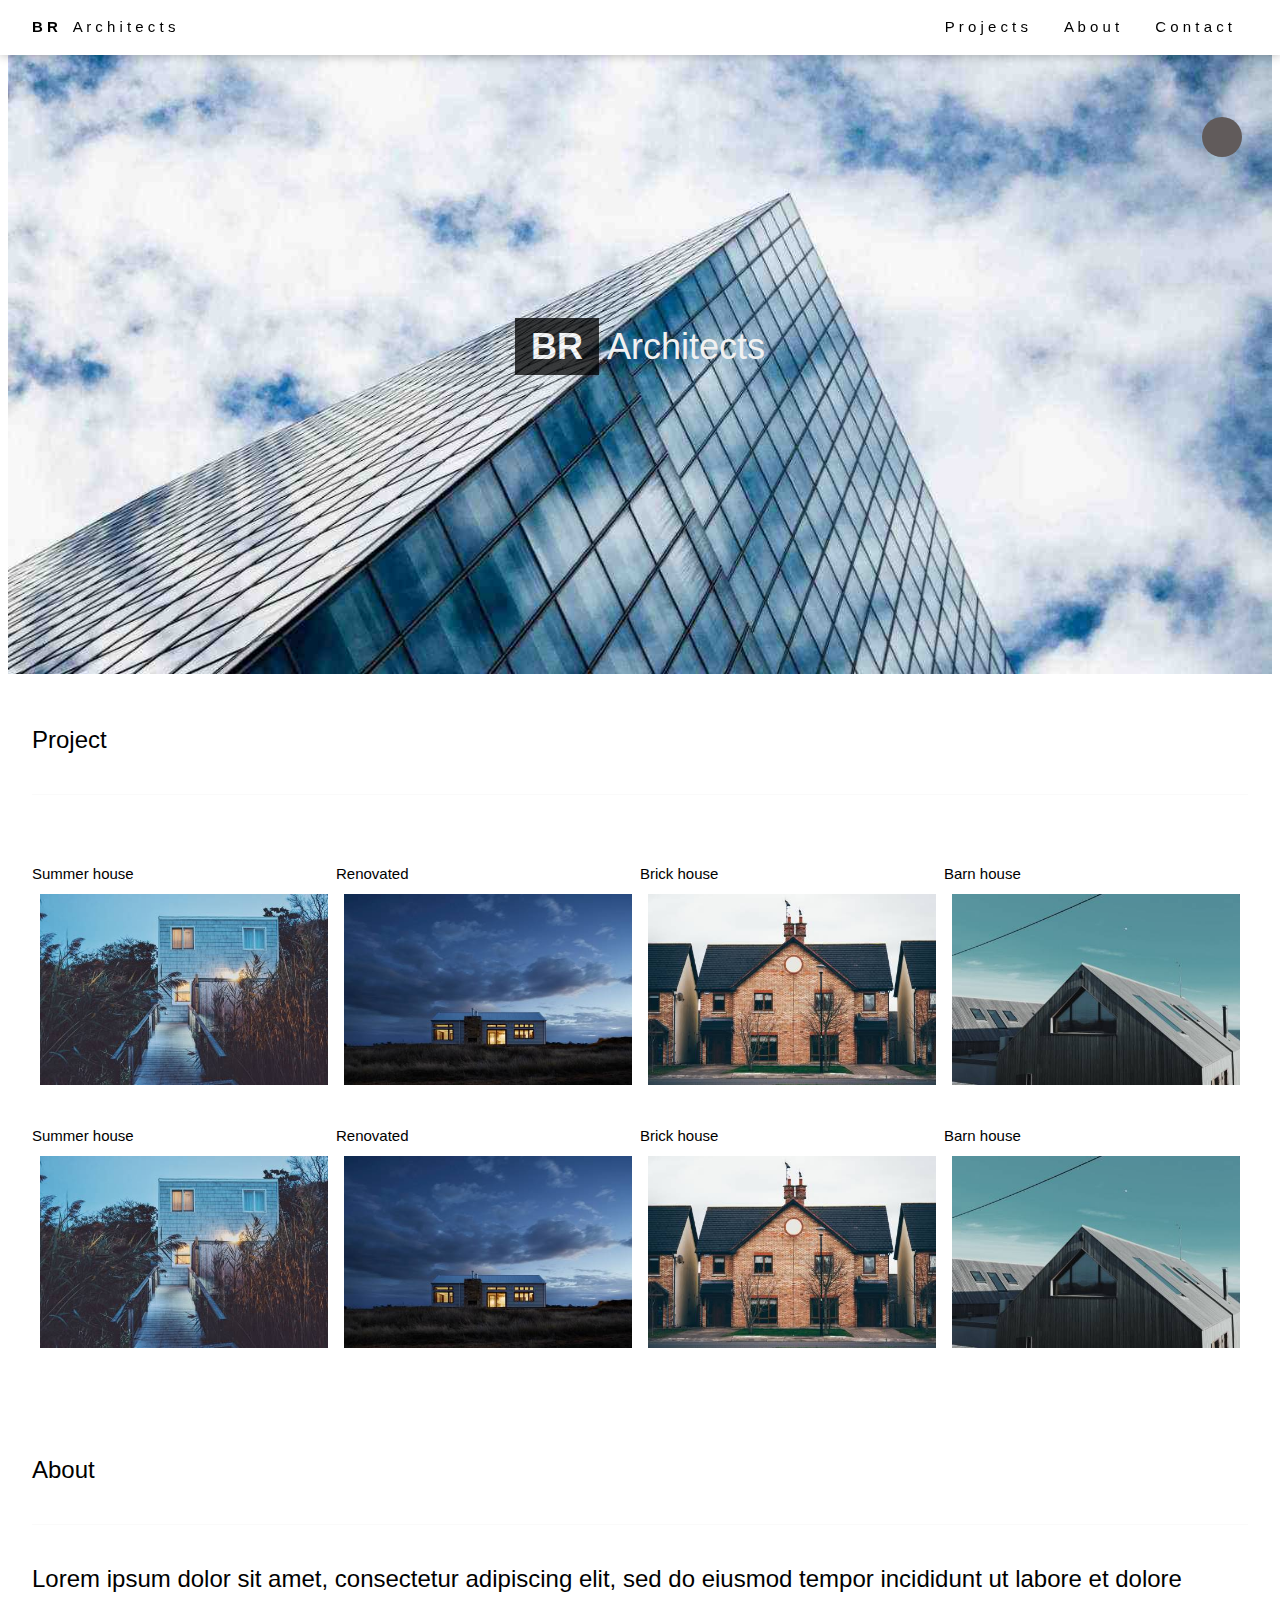
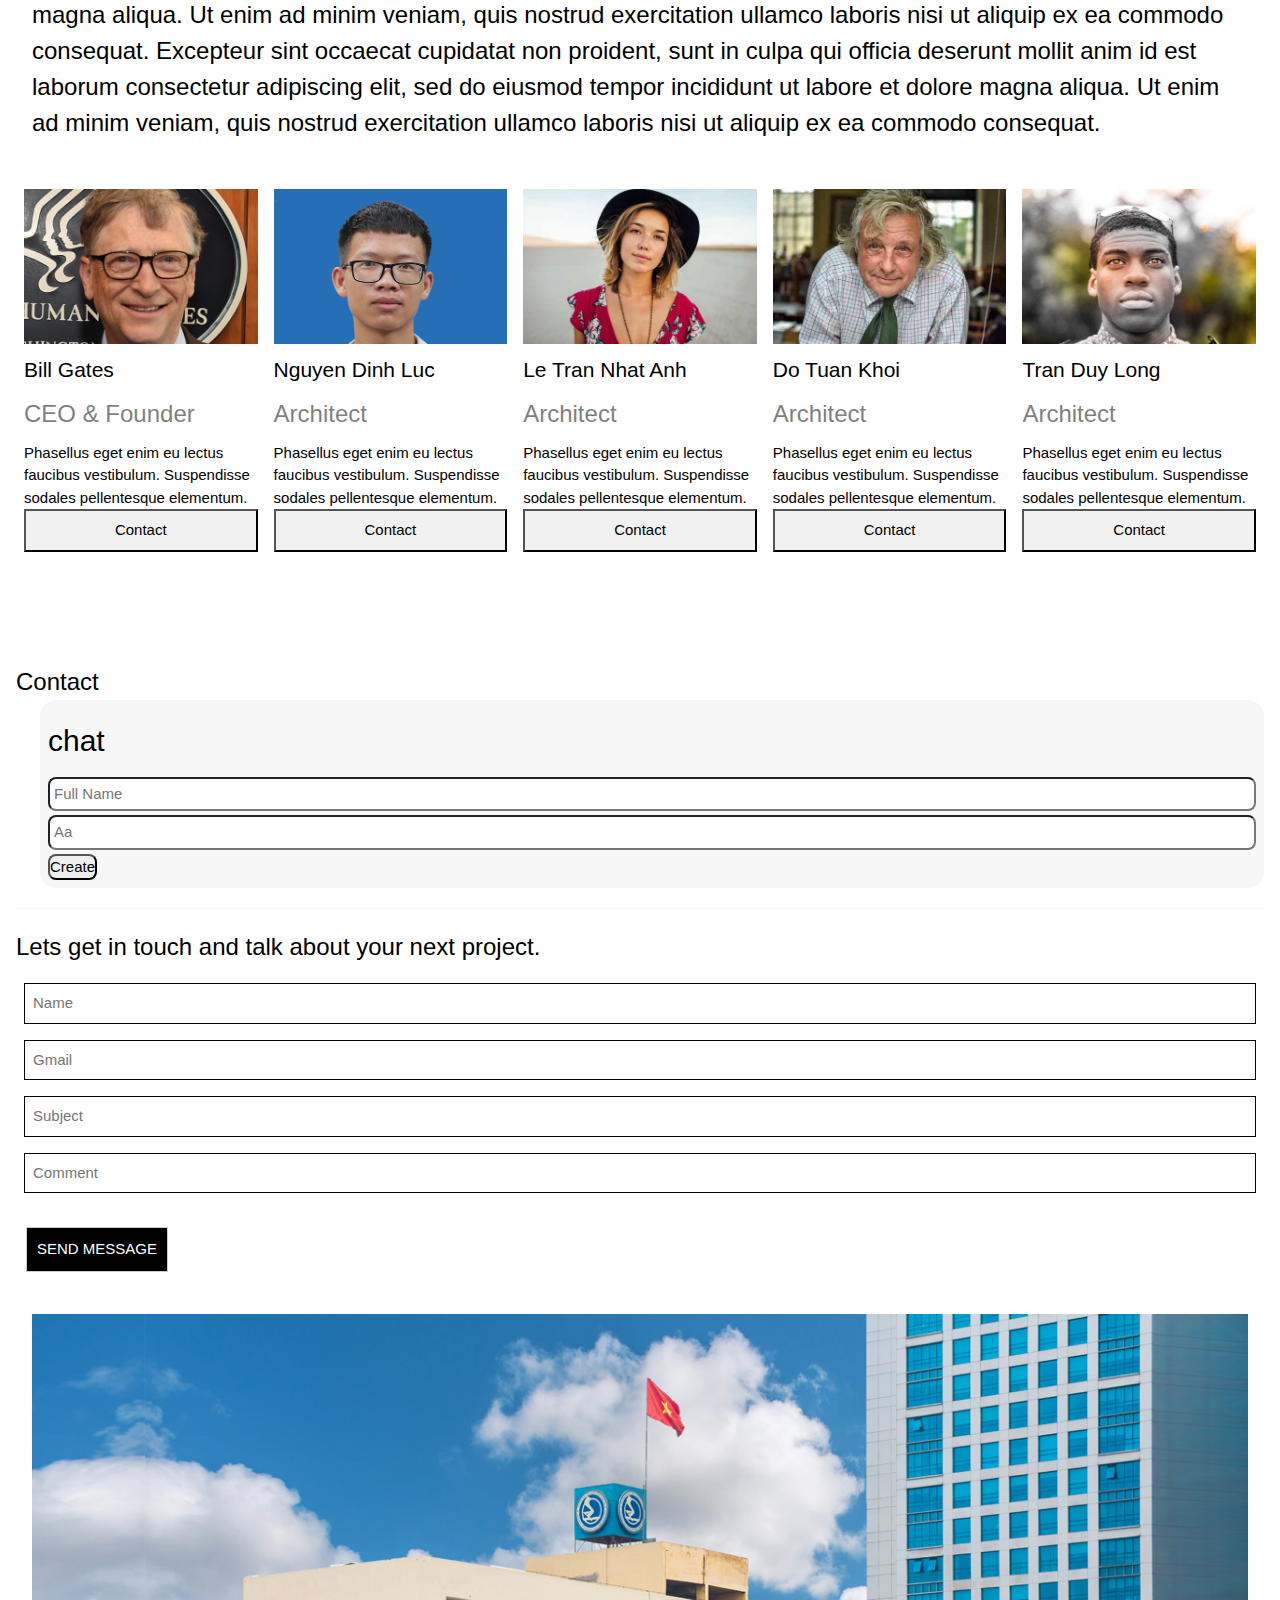
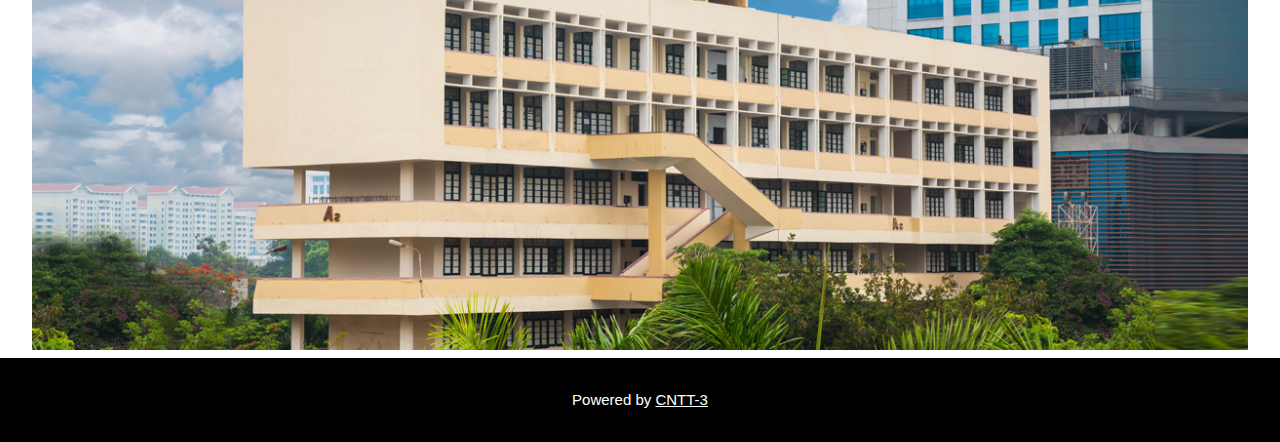
<file: index.html>
<!DOCTYPE html>
<html lang="en">
<head>
    <meta charset="UTF-8">
    <meta http-equiv="X-UA-Compatible" content="IE=edge">
    <meta name="viewport" content="width=device-width, initial-scale=1.0">
    <link rel="stylesheet" href="./Css/dark-light.css">
    <link rel="stylesheet" href="./Css/comments.css">
    <link rel="stylesheet" href="./Css/responsive.css">
    <link rel="stylesheet" href="./Css/main.css">
    <link rel="stylesheet" href="https://www.w3schools.com/w3css/4/w3.css">
    <link rel='stylesheet' href='https://fonts.googleapis.com/css?family=Roboto'>
    <link rel="stylesheet" href="https://cdnjs.cloudflare.com/ajax/libs/font-awesome/4.7.0/css/font-awesome.min.css">
    <link rel="shortcut icon" href="./Img/ic/icons8-get-a-discount-64.png" type="image/x-icon">
    <title>Architects</title>
</head>
<body>
    <div class="light">
        <div class="switch1">
            
        </div>
        <div class="switch2">
            
        </div>
        <div id="main">
            <div id="header">
                    <div class="subhea">
                        <div class="home">
                            <a href="#"><b>B R&emsp;</b>A r c h i t e c t s</a>
                        </div>
                        <div class="subhome">
                            <ul>
                                <li><a href="#project">P r o j e c t s</a></li>
                                <li><a href="#about">A b o u t</a></li>
                                <li><a href="#contact">C o n t a c t</a></li>
                            </ul>
                        </div>
                    </div>
            </div>

            <div id="slider">
                <div class="subsli">
                    <div class="img">
                        <img src="./Img/architect.jpg" alt="">
                        <div class="keyw">
                            <h1 class="subkey"><span class="br"><b>BR</b></span> <span class="arc">Architects</span></h1>
                        </div>
                    </div>
                </div>
            </div>

            <div id="project">
                <div class="prohea">
                    <div class="subpro">
                        <p>Project</p>
                    </div>
                    <hr>
                </div>
                <div class="subsp">
                    <div class="subhouse">
                        <div class="house">
                            <buttom class="js-tickets-picture">Summer house<img class="hover" src="./Img/house/Summer house.jpg" alt=""></buttom>
                        </div>
                        <div class="house">
                            <buttom class="js-tickets-picture2">Renovated<img class="hover" src="./Img/house/Renovated.jpg" alt=""></buttom>
                        </div>
                    </div>
                    <div class="subhouse">
                        <div class="house">
                            <buttom class="js-tickets-picture3">Brick house<img class="hover" src="./Img/house/Brick house.jpg" alt=""></buttom>
                        </div>
                        <div class="house">
                            <buttom class="js-tickets-picture4">Barn house<img class="hover" src="./Img/house/Barn house.jpg" alt=""></buttom>
                        </div>
                    </div>
                </div>
                <div class="subsp">
                    <div class="subhouse">
                        <div class="house">
                            <buttom class="js-tickets-picture5">Summer house<img class="hover" src="./Img/house/Summer house.jpg" alt=""></buttom>
                        </div>
                        <div class="house">
                            <buttom class="js-tickets-picture6">Renovated<img class="hover" src="./Img/house/Renovated.jpg" alt=""></buttom>
                        </div>
                    </div>
                    <div class="subhouse">
                        <div class="house">
                            <buttom class="js-tickets-picture7">Brick house<img class="hover" src="./Img/house/Brick house.jpg" alt=""></buttom>
                        </div>
                        <div class="house">
                            <buttom class="js-tickets-picture8">Barn house<img class="hover" src="./Img/house/Barn house.jpg" alt=""></buttom>
                        </div>
                    </div>
                </div>
            </div>

            <div id="about">
                <div class="heaabout">
                    <p>About</p>
                    <hr>
                    <p>Lorem ipsum dolor sit amet, consectetur adipiscing elit, sed do eiusmod tempor incididunt ut labore et dolore magna aliqua. Ut enim ad minim veniam, quis nostrud exercitation ullamco laboris nisi ut aliquip ex ea commodo consequat. Excepteur sint occaecat cupidatat non proident, sunt in culpa qui officia deserunt mollit anim id est laborum consectetur adipiscing elit, sed do eiusmod tempor incididunt ut labore et dolore magna aliqua. Ut enim ad minim veniam, quis nostrud exercitation ullamco laboris nisi ut aliquip ex ea commodo consequat.</p>
                </div>
                <div class="team">
                    <div class="team1 leader">
                        <div class="team-item">
                            <img src="./Img/team/team5.png" alt="">
                            <h2>Bill Gates</h2>
                            <h3>CEO & Founder</h3>
                            <p>Phasellus eget enim eu lectus faucibus vestibulum. Suspendisse sodales pellentesque elementum.</p>
                            <button class="js-tickets">Contact</button>
                        </div>
                        <div class="team-item">
                            <img src="./Img/team/team1.jpg" alt="">
                            <h2>Nguyen Dinh Luc</h2>
                            <h3>Architect</h3>
                            <p>Phasellus eget enim eu lectus faucibus vestibulum. Suspendisse sodales pellentesque elementum.</p>
                            <button class="js-tickets-2">Contact</button>
                        </div>
                    </div>
                    <div class="team1 subder">
                        <div class="team-item">
                            <img src="./Img/team/team2.jpg" alt="">
                            <h2>Le Tran Nhat Anh</h2>
                            <h3>Architect</h3>
                            <p>Phasellus eget enim eu lectus faucibus vestibulum. Suspendisse sodales pellentesque elementum.</p>
                            <button class="js-tickets-3">Contact</button>
                        </div>
                        <div class="team-item">
                            <img src="./Img/team/team3.jpg" alt="">
                            <h2>Do Tuan Khoi</h2>
                            <h3>Architect</h3>
                            <p>Phasellus eget enim eu lectus faucibus vestibulum. Suspendisse sodales pellentesque elementum.</p>
                            <button class="js-tickets-4">Contact</button>
                        </div>
                        <div class="team-item">
                            <img src="./Img/team/team4.jpg" alt="">
                            <h2>Tran Duy Long</h2>
                            <h3>Architect</h3>
                            <p>Phasellus eget enim eu lectus faucibus vestibulum. Suspendisse sodales pellentesque elementum.</p>
                            <button class="js-tickets-5">Contact</button>
                        </div>
                    </div>
                </div>
            </div>

            <div id="contact">
                <div class="heacon">
                    <p>Contact</p>
                    <div id="comments">
                        <div>
                            <h2 class="chat">chat</h2>
                            <ul id="list-courses"></ul>
                        </div>
                
                        <div id="send">
                            <div class="input">
                                <input type="text" name="name" id="name" placeholder="Full Name">
                            </div>
                            <div class="input">
                                <input type="text" name="description" id="description" placeholder="Aa">
                            </div>
                            <button id="create">Create</button>
                        </div>
                    </div>
                    <hr>
                    <h3>Lets get in touch and talk about your next project.</h3>
                </div>
                <div class="lienhe">
                    <form action="">
                        <div class="form">
                            <input type="text" placeholder="Name" name="Name" required class="one">
                        </div>
                        <div class="form">
                            <input type="email" placeholder="Gmail" name="Gmail" required class="one">
                        </div>
                        <div class="form">
                            <input type="text" placeholder="Subject" name="Subject" required class="one">
                        </div>
                        <div class="form">
                            <input type="text" placeholder="Comment" name="Comment" required class="one">
                        </div>
                        <div class="submit">
                            <input type="submit" value="SEND MESSAGE">
                        </div>
                    </form>
                </div>
            </div>

            <div id="map">
                <div class="maps">
                    <img src="./Img/map/1.png" alt="">
                </div>
            </div>

            <div id="end">
                <p>Powered by <a href="#">CNTT-3</a></p>
            </div>
        </div>
    </div>

    <div id="modal-picture">
        <div class="modal-img">
            <div class="img-close js-modal-close-img">
                <img src="./Img/ic/close.png" alt="">
            </div>
            <div class="picture js-modal-cv">
                <img src="./Img/house/Summer house.jpg" alt="">
            </div>
        </div>

        <div class="modal-img2">
            <div class="img-close js-modal-close-img2">
                <img src="./Img/ic/close.png" alt="">
            </div>
            <div class="picture js-modal-cv2">
                <img src="./Img/house/Renovated.jpg" alt="">
            </div>
        </div>

        <div class="modal-img3">
            <div class="img-close js-modal-close-img3">
                <img src="./Img/ic/close.png" alt="">
            </div>
            <div class="picture js-modal-cv3">
                <img src="./Img/house/Brick house.jpg" alt="">
            </div>
        </div>

        <div class="modal-img4">
            <div class="img-close js-modal-close-img4">
                <img src="./Img/ic/close.png" alt="">
            </div>
            <div class="picture js-modal-cv4">
                <img src="./Img/house/Barn house.jpg" alt="">
            </div>
        </div>

        <div class="modal-img5">
            <div class="img-close js-modal-close-img5">
                <img src="./Img/ic/close.png" alt="">
            </div>
            <div class="picture js-modal-cv5">
                <img src="./Img/house/Summer house.jpg" alt="">
            </div>
        </div>

        <div class="modal-img6">
            <div class="img-close js-modal-close-img6">
                <img src="./Img/ic/close.png" alt="">
            </div>
            <div class="picture js-modal-cv6">
                <img src="./Img/house/Renovated.jpg" alt="">
            </div>
        </div>

        <div class="modal-img7">
            <div class="img-close js-modal-close-img7">
                <img src="./Img/ic/close.png" alt="">
            </div>
            <div class="picture js-modal-cv7">
                <img src="./Img/house/Brick house.jpg" alt="">
            </div>
        </div>

        <div class="modal-img8">
            <div class="img-close js-modal-close-img8">
                <img src="./Img/ic/close.png" alt="">
            </div>
            <div class="picture js-modal-cv8">
                <img src="./Img/house/Barn house.jpg" alt="">
            </div>
        </div>
    </div>

    <div class="modal-team">

        <div class="modal">
            <div class="cv-item js-modal-cv-">
                <div class="avt-item">
                    <div class="modal-close js-modal-close">
                        <img src="./Img/ic/close.png" alt="">
                    </div>
                    <img src="./Img/team/team5.png" alt="">
                    <div class="name-item">
                        <h2>Bill Gates</h2>
                    </div>
                </div>
                <div class="information">
                    <h4><i class="fa fa-briefcase fa-fw w3-margin-right w3-large w3-text-teal"></i>CEO & Founder</h4>
                    <h4><i class="fa fa-home fa-fw w3-margin-right w3-large w3-text-teal"></i>Seattle, Washington, Hoa Kỳ</h4>
                    <h4><i class="fa fa-envelope fa-fw w3-margin-right w3-large w3-text-teal"></i>BillGates@microsoft.com</h4>
                    <h4><i class="fa fa-phone fa-fw w3-margin-right w3-large w3-text-teal"></i>(+1) 00 1 XXX ??????</h4>
                    <div class="mxh">
                        <h4 class="facebook"><a href="https://www.facebook.com/BillGates">Facebook</a></h4>
                        <h4 class="github"><a href="https://github.com/billgates">Github</a></h4>
                        <a href="./subHtml/Profile_Gates.html" class="see-more">See more...</a>
                    </div>
                </div>
            </div>
        </div>

        <div class="modal2">
            <div class="cv-item js-modal--cv2">
                <div class="avt-item">
                    <div class="modal-close js-modal-close2">
                        <img src="./Img/ic/close.png" alt="">
                    </div>
                    <img src="./Img/team/team1.jpg" alt="">
                    <div class="name-item">
                        <h2>Nguyen Dinh Luc</h2>
                    </div>
                </div>
                <div class="information">
                    <h4><i class="fa fa-briefcase fa-fw w3-margin-right w3-large w3-text-teal"></i>Front-end Developer</h4>
                    <h4><i class="fa fa-home fa-fw w3-margin-right w3-large w3-text-teal"></i>Bac Giang, VN</h4>
                    <h4><i class="fa fa-envelope fa-fw w3-margin-right w3-large w3-text-teal"></i>lucnguyendinh202@gmail.com</h4>
                    <h4><i class="fa fa-phone fa-fw w3-margin-right w3-large w3-text-teal"></i>(+84) 0334 098 175</h4>
                    <div class="mxh">
                        <h4 class="facebook"><a href="https://www.facebook.com/NguyenDinhLuc.200520/">Facebook</a></h4>
                        <h4 class="github"><a href="https://github.com/lucnguyendinh">Github</a></h4>
                        <a href="./subHtml/Profile_Luc.html" class="see-more">See more...</a>
                    </div>
                </div>
            </div>
        </div>

        <div class="modal3">
            <div class="cv-item js-modal--cv3">
                <div class="avt-item">
                     <div class="modal-close js-modal-close3">
                        <img src="./Img/ic/close.png" alt="">
                    </div>
                    <img src="./Img/team/team2.jpg" alt="">
                    <div class="name-item">
                        <h2>Le Tran Nhat Anh</h2>
                    </div>
                </div>
                <div class="information">
                    <h4><i class="fa fa-briefcase fa-fw w3-margin-right w3-large w3-text-teal"></i>Front-end Developer</h4>
                    <h4><i class="fa fa-home fa-fw w3-margin-right w3-large w3-text-teal"></i>Ha Tinh, VN</h4>
                    <h4><i class="fa fa-envelope fa-fw w3-margin-right w3-large w3-text-teal"></i>letrannhatanh171@gmail.com</h4>
                    <h4><i class="fa fa-phone fa-fw w3-margin-right w3-large w3-text-teal"></i>(+84) 985 508 274</h4>
                    <div class="mxh">
                        <h4 class="facebook"><a href="https://www.facebook.com/BillGates">Facebook</a></h4>
                        <h4 class="github"><a href="#">Github</a></h4>
                        <a href="./subHtml/Profile_Anh.html" class="see-more">See more...</a>
                    </div>
                </div>
            </div>
        </div>

        <div class="modal4">
            <div class="cv-item js-modal--cv4">
                <div class="avt-item">
                    <div class="modal-close js-modal-close4">
                        <img src="./Img/ic/close.png" alt="">
                    </div>
                     <img src="./Img/team/team3.jpg" alt="">
                    <div class="name-item">
                        <h2>Do Tuan Khoi</h2>
                    </div>
                </div>
                <div class="information">
                    <h4><i class="fa fa-briefcase fa-fw w3-margin-right w3-large w3-text-teal"></i>Front-end Developer</h4>
                    <h4><i class="fa fa-home fa-fw w3-margin-right w3-large w3-text-teal"></i>Ha Noi, VN</h4>
                    <h4><i class="fa fa-envelope fa-fw w3-margin-right w3-large w3-text-teal"></i>khoikhoi1211@gmail.com</h4>
                    <h4><i class="fa fa-phone fa-fw w3-margin-right w3-large w3-text-teal"></i>(+84) 328 844 032 </h4>
                    <div class="mxh">
                        <h4 class="facebook"><a href="https://www.facebook.com/tekado12">Facebook</a></h4>
                        <h4 class="github"><a href="#">Github</a></h4>
                        <a href="./subHtml/Profile_Khoi.html" class="see-more">See more...</a>
                    </div>
                </div>
            </div>
        </div>

        <div class="modal5">
            <div class="cv-item js-modal--cv5">
                <div class="avt-item">
                    <div class="modal-close js-modal-close5">
                    <img src="./Img/ic/close.png" alt="">
                    </div>
                    <img src="./Img/team/team4.jpg" alt="">
                    <div class="name-item">
                    <h2>Tran Duy Long</h2>
                </div>
                </div>
                <div class="information">
                    <h4><i class="fa fa-briefcase fa-fw w3-margin-right w3-large w3-text-teal"></i>Front-end Developer</h4>
                    <h4><i class="fa fa-home fa-fw w3-margin-right w3-large w3-text-teal"></i>Thai Nguyen,VN</h4>
                    <h4><i class="fa fa-envelope fa-fw w3-margin-right w3-large w3-text-teal"></i>duylongtn02@gmail.com</h4>
                    <h4><i class="fa fa-phone fa-fw w3-margin-right w3-large w3-text-teal"></i>(+84) 886 825 235</h4>
                    <div class="mxh">
                        <h4 class="facebook"><a href="https://www.facebook.com/profile.php?id=100048299050971">Facebook</a></h4>
                        <h4 class="github"><a href="#">Github</a></h4>
                        <a href="./subHtml/Profile_Long.html" class="see-more">See more...</a>
                    </div>
                </div>
            </div>
        </div>
    </div>
    <script src="./Js/dark-light.js"></script>
    <script src="./Js/item.js"></script>
    <script src="./Js/comments.js"></script>
    <script src="./Js/pictures.js"></script>
</body>
</html>
</file>
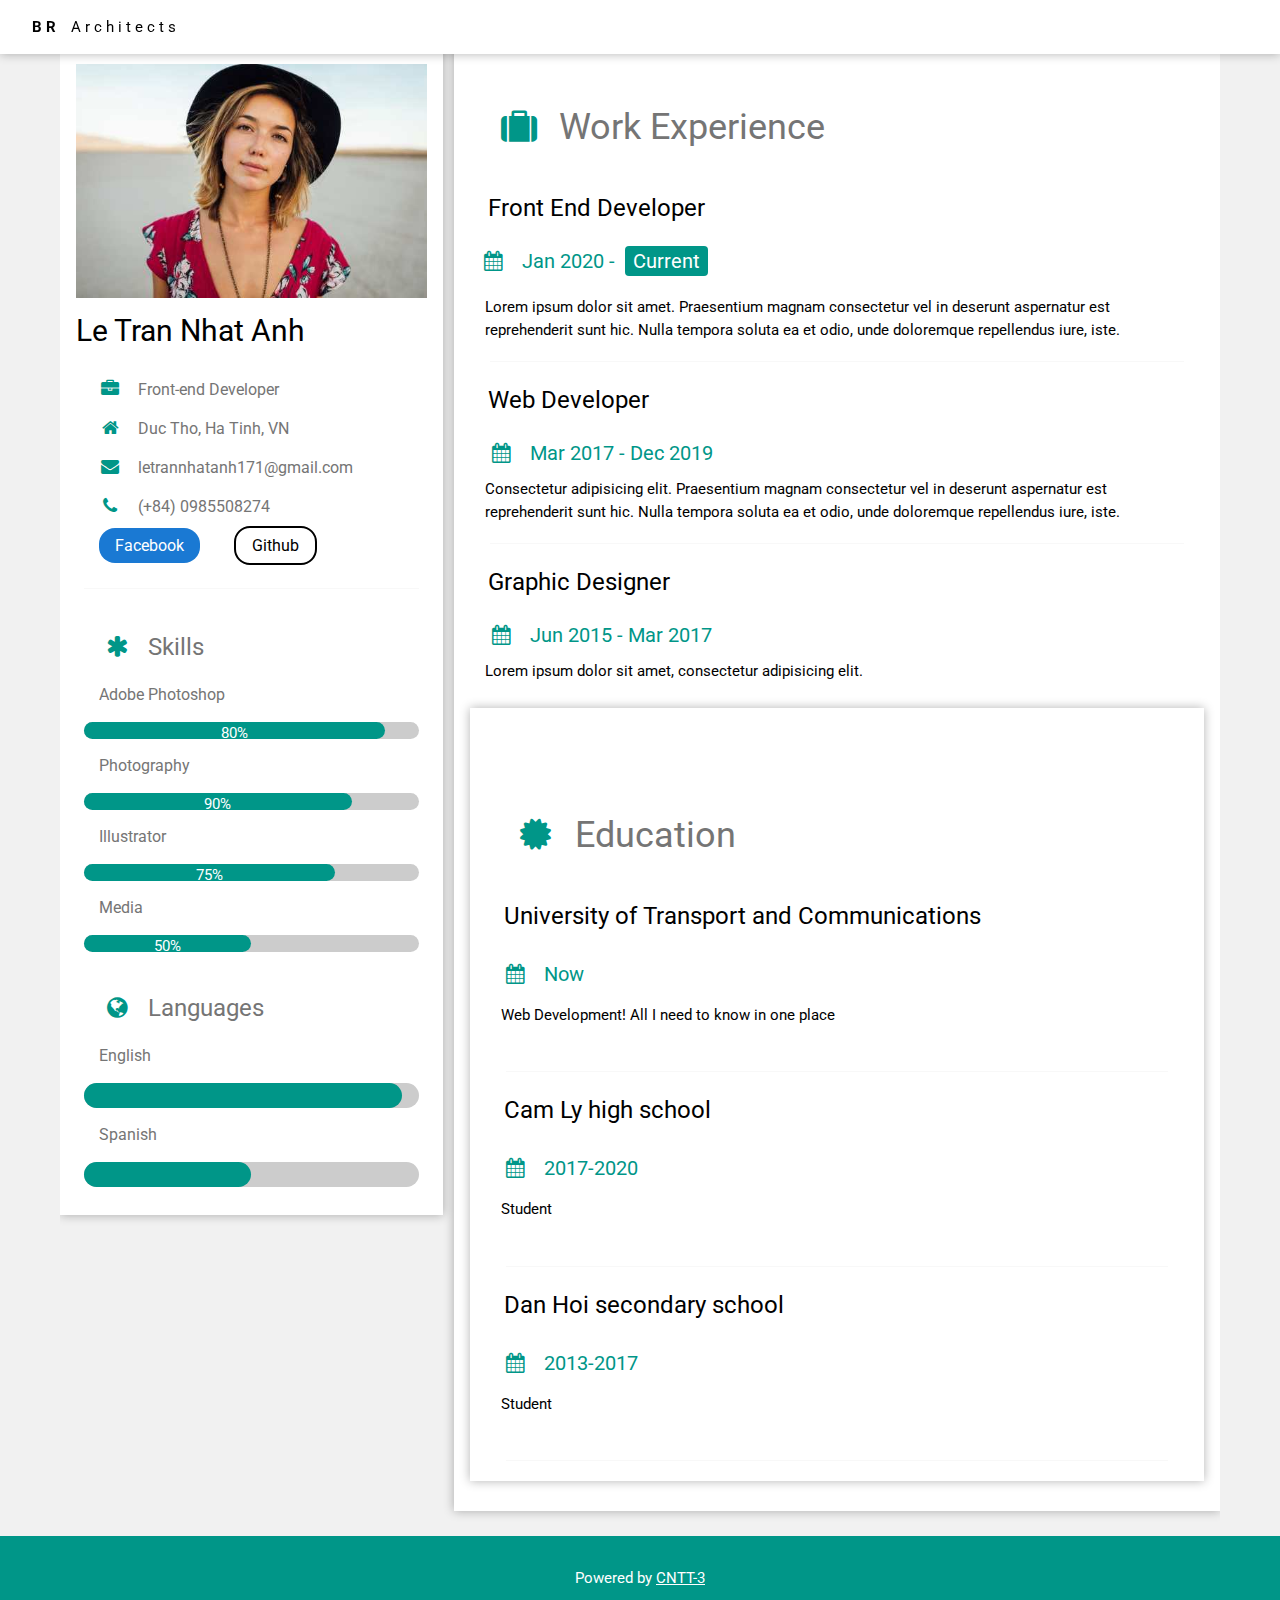
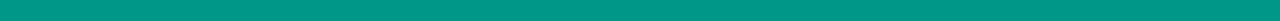
<file: subHtml/Profile_Anh.html>
<!DOCTYPE html>
<html lang="en">
<head>
    <meta charset="UTF-8">
    <meta http-equiv="X-UA-Compatible" content="IE=edge">
    <meta name="viewport" content="width=device-width, initial-scale=1.0">
    <link rel="shortcut icon" href="../Img/ic/icons8-l-64.png" type="image/x-icon">
    <link rel="stylesheet" href="https://www.w3schools.com/w3css/4/w3.css">
    <link rel='stylesheet' href='https://fonts.googleapis.com/css?family=Roboto'>
    <link rel="stylesheet" href="https://cdnjs.cloudflare.com/ajax/libs/font-awesome/4.7.0/css/font-awesome.min.css">
    <link rel="stylesheet" href="./Css/responsive.css">
    <link rel="stylesheet" href="./Css/main.css">
    <title>Profile</title>
</head>
<body>
    <div id="main">
        <div id="header">
             <div class="subhea">
                <a href="../index.html"><b>B R&emsp;</b>A r c h i t e c t s</a>
             </div>
        </div>

        <div id="bodya">
            <div id="subody">
                <div id="item">
                    <div class="img"><img src="../Img/team/team2.jpg" alt=""></div>
                    <div class="name">
                        <h2>Le Tran Nhat Anh</h2s>
                    </div>
                </div>
                <div class="cv">
                    <h4><i class="fa fa-briefcase fa-fw w3-margin-right w3-large w3-text-teal"></i>Front-end Developer</h4>
                    <h4><i class="fa fa-home fa-fw w3-margin-right w3-large w3-text-teal"></i>Duc Tho, Ha Tinh, VN</h4>
                    <h4><i class="fa fa-envelope fa-fw w3-margin-right w3-large w3-text-teal"></i>letrannhatanh171@gmail.com</h4>
                    <h4><i class="fa fa-phone fa-fw w3-margin-right w3-large w3-text-teal"></i>(+84) 0985508274</h4>
                    <div class="mxh">
                        <h4 class="facebook"><a href="https://www.facebook.com/profile.php?id=100037298982663">Facebook</a></h4>
                    <h4 class="github"><a href="#">Github</a></h4>
                    </div>
                    <hr>
                    <h3><i class="fa fa-asterisk fa-fw w3-margin-right w3-text-teal"></i>Skills</h3>
                    <h4>Adobe Photoshop</h4>
                    <div class="ruler">
                       <div class="AdobePhotoshop">
                            <p>80%</p>
                       </div>
                    </div>
                    <h4>Photography</h4>
                    <div class="ruler">
                       <div class="Photography">
                           <p>90%</p>
                       </div>
                    </div>
                    <h4>Illustrator</h4>
                    <div class="ruler">
                       <div class="Illustrator">
                           <p>75%</p>
                       </div>
                    </div>
                    <h4>Media</h4>
                    <div class="ruler">
                       <div class="Media">
                           <p>50%</p>
                       </div>
                    </div>
                    <h3><i class="fa fa-globe fa-fw w3-margin-right w3-text-teal"></i>Languages</h3>
                    <h4>English</h4>
                    <div class="ruler1">
                       <div class="English">
                       </div>
                    </div>
                    <h4>Spanish</h4>
                    <div class="ruler1">
                       <div class="Spanish">
                       </div>
                    </div>
                </div>
            </div>
            <div id="work">
                <div class="work1">
                    <div class="heasub">
                        <h1><i class="fa fa-suitcase fa-fw w3-margin-right w3-xxlarge w3-text-teal"></i>Work Experience</h1>
                    </div>
                    <h3>Front End Developer</h3>
                    <div class="font">
                        <h4><i class="fa1 fa fa-calendar fa-fw w3-margin-right"></i>Jan 2020 -&ensp;<h4 class="word"> Current</h4></h4>
                    </div> 
                    <p>Lorem ipsum dolor sit amet. Praesentium magnam consectetur vel in deserunt aspernatur est reprehenderit sunt hic. Nulla tempora soluta ea et odio, unde doloremque repellendus iure, iste.</p>
                    <hr>
                    <h3>Web Developer</h3>
                    <h4><i class="fa1 fa fa-calendar fa-fw w3-margin-right"></i>Mar 2017 - Dec 2019</h4>
                    <p>Consectetur adipisicing elit. Praesentium magnam consectetur vel in deserunt aspernatur est reprehenderit sunt hic. Nulla tempora soluta ea et odio, unde doloremque repellendus iure, iste.</p>
                    <hr>
                    <h3>Graphic Designer</h3>
                    <h4><i class="fa1 fa fa-calendar fa-fw w3-margin-right"></i>Jun 2015 - Mar 2017</h4>
                    <p class="endfont">Lorem ipsum dolor sit amet, consectetur adipisicing elit.</p>
                </div>
                <div id="education">
                    <div class="heasub">
                        <h1><i class="fa1 fa fa-certificate fa-fw w3-margin-right w3-xxlarge w3-text-teal"></i>Education</h1>
                    </div>
                    <h3>University of Transport and Communications</h3>
                    <h4><i class="fa1 fa fa-calendar fa-fw w3-margin-right"></i>Now</h4>
                    <p class="endfont">Web Development! All I need to know in one place</p>
                    <hr>
                    <h3>Cam Ly high school</h3>
                    <h4><i class="fa1 fa fa-calendar fa-fw w3-margin-right"></i>2017-2020</h4>
                    <p class="endfont">Student</p>
                    <hr>
                    <h3>Dan Hoi secondary school</h3>
                    <h4><i class="fa1 fa fa-calendar fa-fw w3-margin-right"></i>2013-2017</h4>
                    <p class="endfont">Student</p>
                    <hr>
                </div>
            </div>
        </div>
        <div id="end">
            <p>Powered by <a href="#">CNTT-3</a></p>
        </div>
        


    </div>
</body>
</html>
</file>
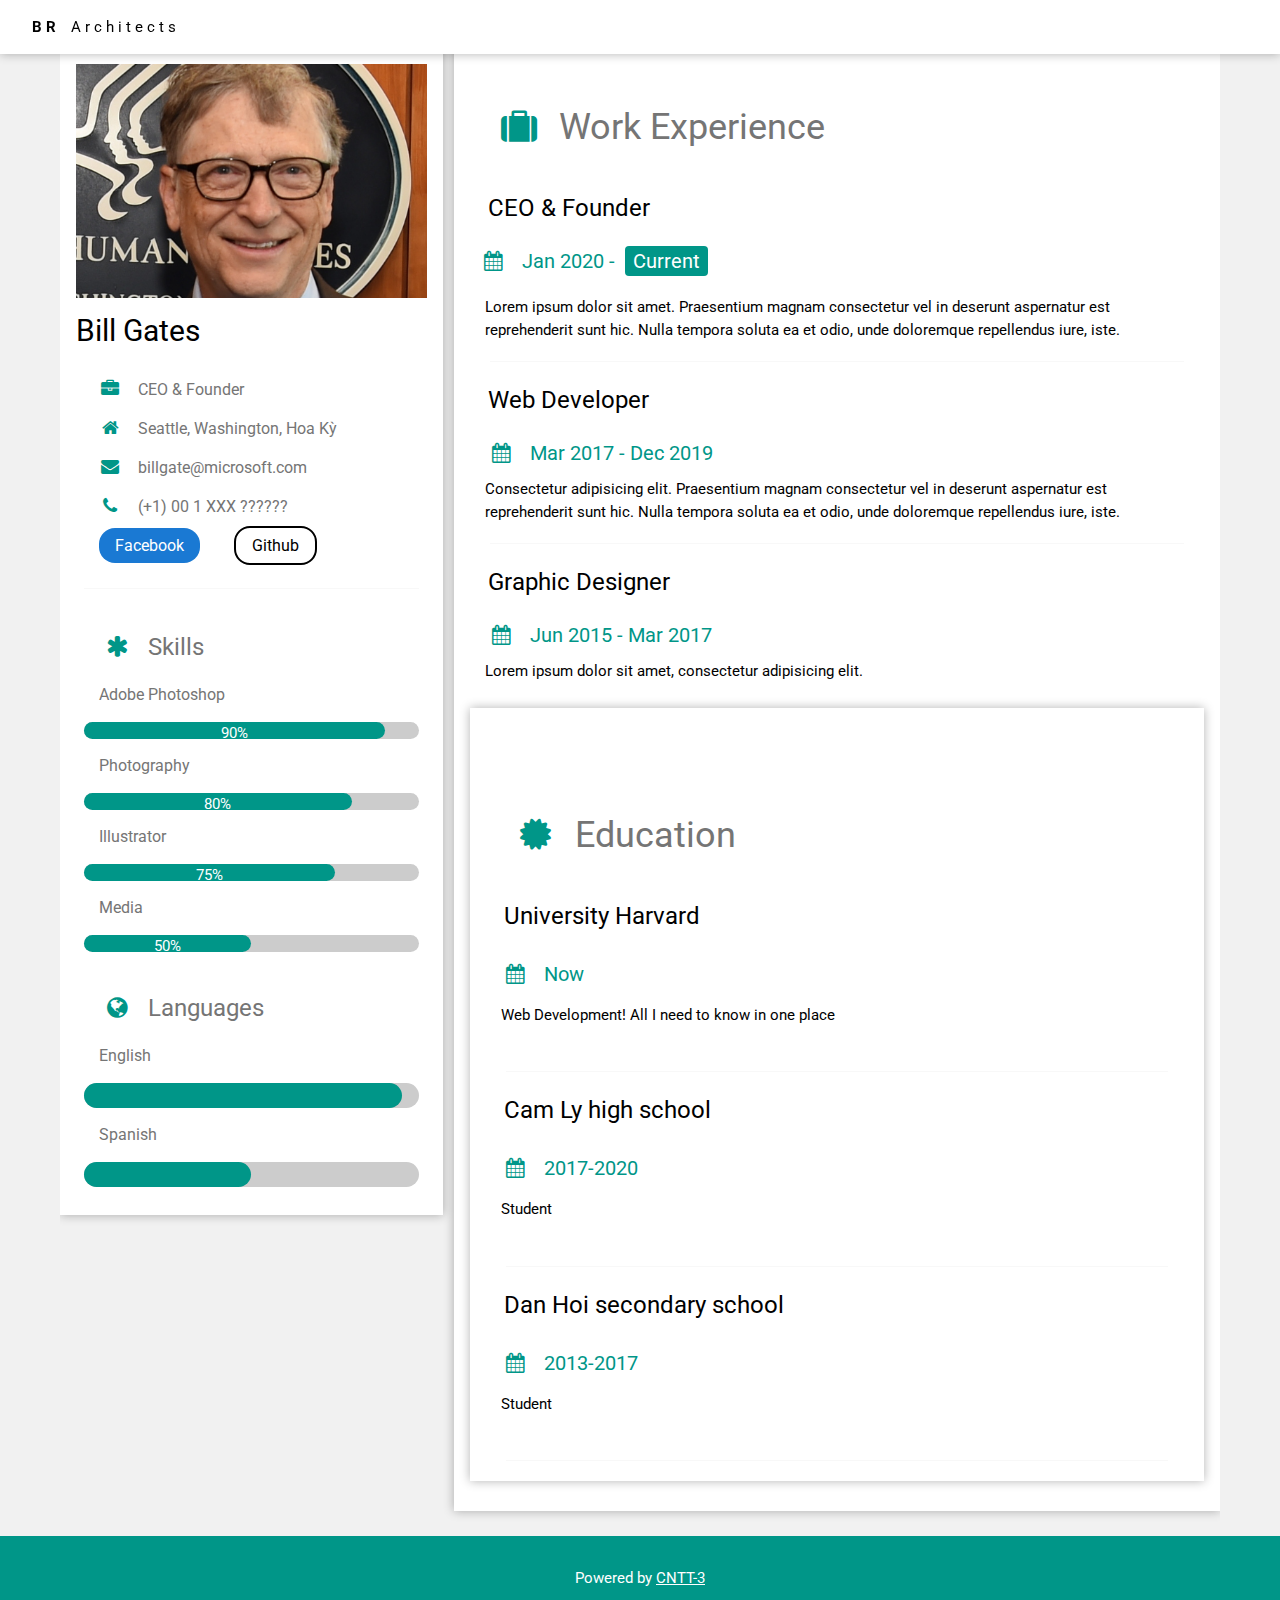
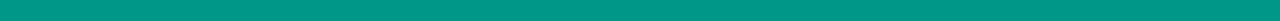
<file: subHtml/Profile_Gates.html>
<!DOCTYPE html>
<html lang="en">
<head>
    <meta charset="UTF-8">
    <meta http-equiv="X-UA-Compatible" content="IE=edge">
    <meta name="viewport" content="width=device-width, initial-scale=1.0">
    <link rel="shortcut icon" href="../Img/ic/icons8-l-64.png" type="image/x-icon">
    <link rel="stylesheet" href="https://www.w3schools.com/w3css/4/w3.css">
    <link rel='stylesheet' href='https://fonts.googleapis.com/css?family=Roboto'>
    <link rel="stylesheet" href="https://cdnjs.cloudflare.com/ajax/libs/font-awesome/4.7.0/css/font-awesome.min.css">
    <link rel="stylesheet" href="./Css/responsive.css">
    <link rel="stylesheet" href="./Css/main.css">
    <title>Profile</title>
</head>
<body>
    <div id="main">
        <div id="header">
             <div class="subhea">
                <a href="../index.html"><b>B R&emsp;</b>A r c h i t e c t s</a>
             </div>
        </div>

        <div id="bodya">
            <div id="subody">
                <div id="item">
                    <div class="img"><img src="../Img/team/team5.png" alt=""></div>
                    <div class="name">
                        <h2>Bill Gates</h2s>
                    </div>
                </div>
                <div class="cv">
                    <h4><i class="fa fa-briefcase fa-fw w3-margin-right w3-large w3-text-teal"></i>CEO & Founder</h4>
                    <h4><i class="fa fa-home fa-fw w3-margin-right w3-large w3-text-teal"></i>Seattle, Washington, Hoa Kỳ</h4>
                    <h4><i class="fa fa-envelope fa-fw w3-margin-right w3-large w3-text-teal"></i>billgate@microsoft.com</h4>
                    <h4><i class="fa fa-phone fa-fw w3-margin-right w3-large w3-text-teal"></i>(+1) 00 1 XXX ??????</h4>
                    <div class="mxh">
                        <h4 class="facebook"><a href="https://www.facebook.com/BillGates">Facebook</a></h4>
                    <h4 class="github"><a href="https://github.com/billgates">Github</a></h4>
                    </div>
                    <hr>
                    <h3><i class="fa fa-asterisk fa-fw w3-margin-right w3-text-teal"></i>Skills</h3>
                    <h4>Adobe Photoshop</h4>
                    <div class="ruler">
                       <div class="AdobePhotoshop">
                            <p>90%</p>
                       </div>
                    </div>
                    <h4>Photography</h4>
                    <div class="ruler">
                       <div class="Photography">
                           <p>80%</p>
                       </div>
                    </div>
                    <h4>Illustrator</h4>
                    <div class="ruler">
                       <div class="Illustrator">
                           <p>75%</p>
                       </div>
                    </div>
                    <h4>Media</h4>
                    <div class="ruler">
                       <div class="Media">
                           <p>50%</p>
                       </div>
                    </div>
                    <h3><i class="fa fa-globe fa-fw w3-margin-right w3-text-teal"></i>Languages</h3>
                    <h4>English</h4>
                    <div class="ruler1">
                       <div class="English">
                       </div>
                    </div>
                    <h4>Spanish</h4>
                    <div class="ruler1">
                       <div class="Spanish">
                       </div>
                    </div>
                </div>
            </div>
            <div id="work">
                <div class="work1">
                    <div class="heasub">
                        <h1><i class="fa fa-suitcase fa-fw w3-margin-right w3-xxlarge w3-text-teal"></i>Work Experience</h1>
                    </div>
                    <h3>CEO & Founder</h3>
                    <div class="font">
                        <h4><i class="fa1 fa fa-calendar fa-fw w3-margin-right"></i>Jan 2020 -&ensp;<h4 class="word"> Current</h4></h4>
                    </div> 
                    <p>Lorem ipsum dolor sit amet. Praesentium magnam consectetur vel in deserunt aspernatur est reprehenderit sunt hic. Nulla tempora soluta ea et odio, unde doloremque repellendus iure, iste.</p>
                    <hr>
                    <h3>Web Developer</h3>
                    <h4><i class="fa1 fa fa-calendar fa-fw w3-margin-right"></i>Mar 2017 - Dec 2019</h4>
                    <p>Consectetur adipisicing elit. Praesentium magnam consectetur vel in deserunt aspernatur est reprehenderit sunt hic. Nulla tempora soluta ea et odio, unde doloremque repellendus iure, iste.</p>
                    <hr>
                    <h3>Graphic Designer</h3>
                    <h4><i class="fa1 fa fa-calendar fa-fw w3-margin-right"></i>Jun 2015 - Mar 2017</h4>
                    <p class="endfont">Lorem ipsum dolor sit amet, consectetur adipisicing elit.</p>
                </div>
                <div id="education">
                    <div class="heasub">
                        <h1><i class="fa1 fa fa-certificate fa-fw w3-margin-right w3-xxlarge w3-text-teal"></i>Education</h1>
                    </div>
                    <h3>University Harvard</h3>
                    <h4><i class="fa1 fa fa-calendar fa-fw w3-margin-right"></i>Now</h4>
                    <p class="endfont">Web Development! All I need to know in one place</p>
                    <hr>
                    <h3>Cam Ly high school</h3>
                    <h4><i class="fa1 fa fa-calendar fa-fw w3-margin-right"></i>2017-2020</h4>
                    <p class="endfont">Student</p>
                    <hr>
                    <h3>Dan Hoi secondary school</h3>
                    <h4><i class="fa1 fa fa-calendar fa-fw w3-margin-right"></i>2013-2017</h4>
                    <p class="endfont">Student</p>
                    <hr>
                </div>
            </div>
        </div>
        <div id="end">
            <p>Powered by <a href="#">CNTT-3</a></p>
        </div>
        


    </div>
</body>
</html>
</file>
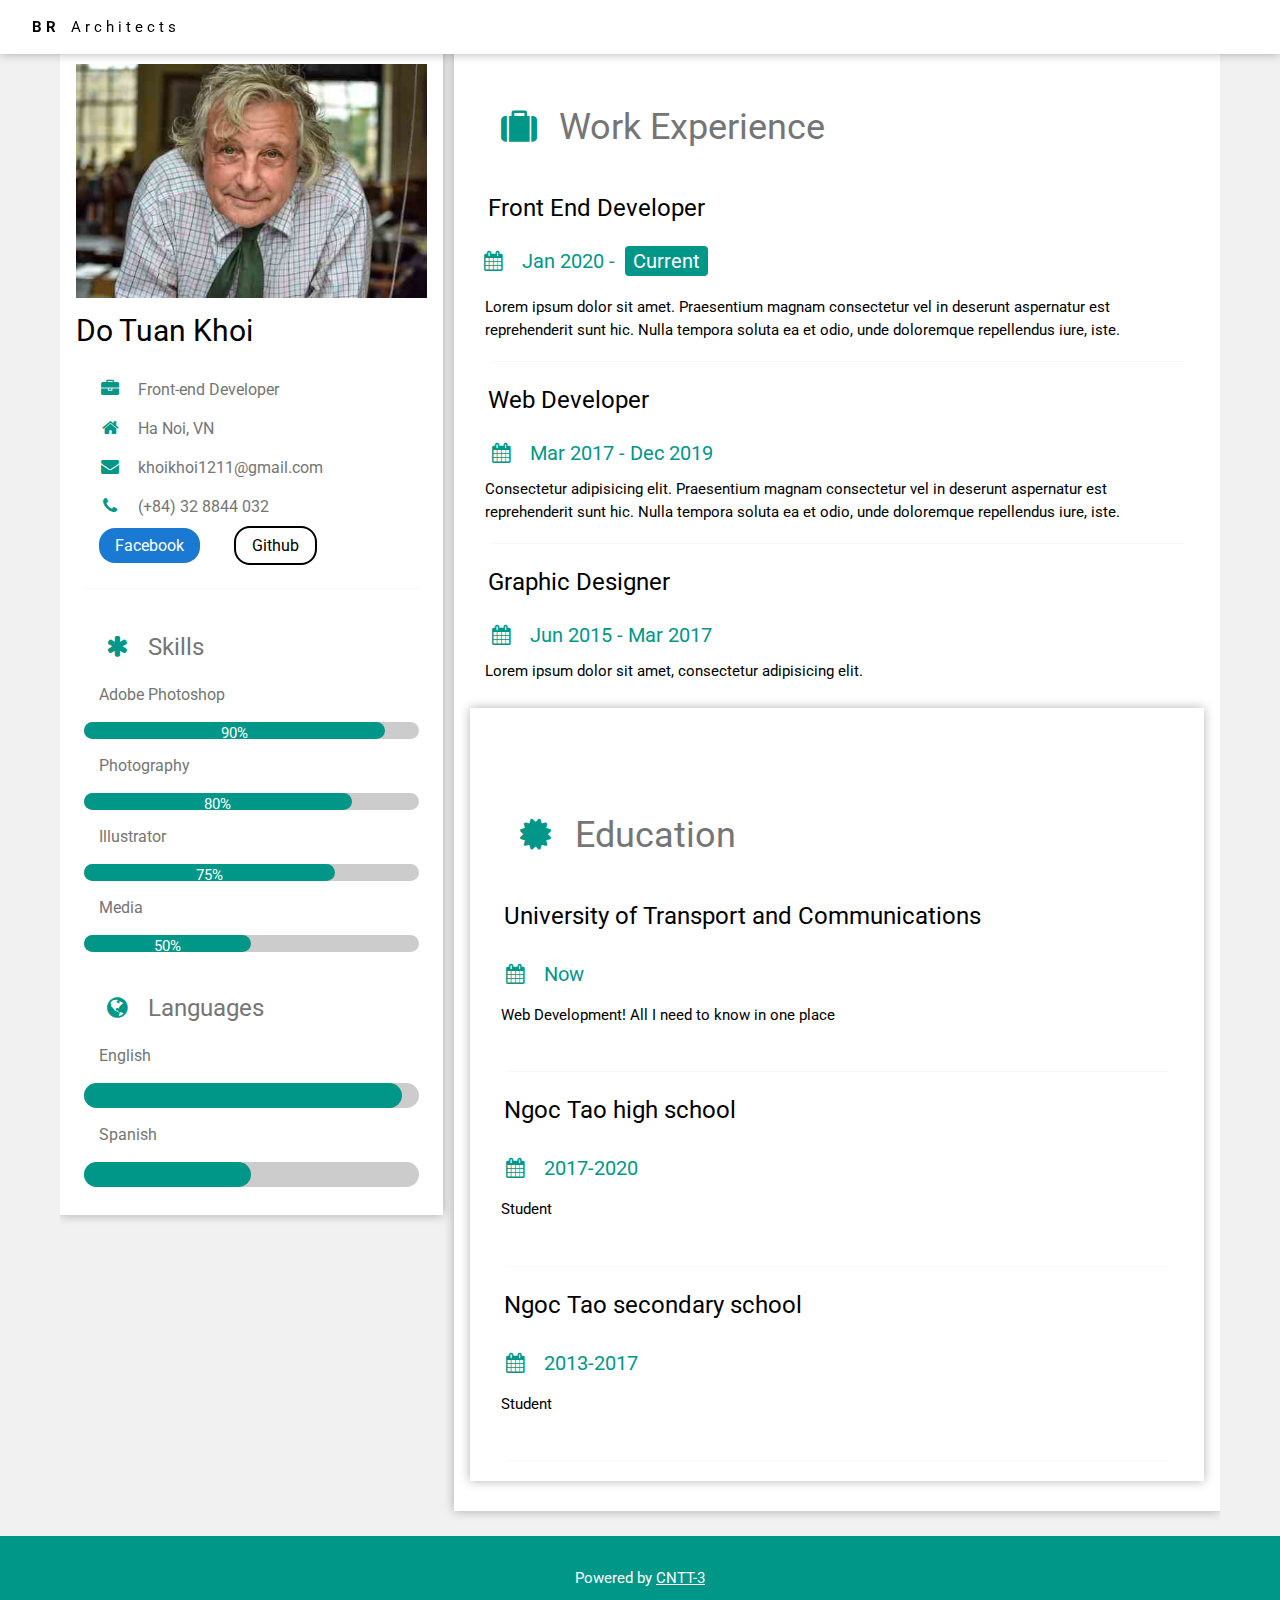
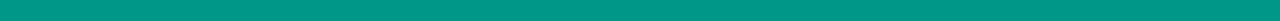
<file: subHtml/Profile_Khoi.html>
<!DOCTYPE html>
<html lang="en">
<head>
    <meta charset="UTF-8">
    <meta http-equiv="X-UA-Compatible" content="IE=edge">
    <meta name="viewport" content="width=device-width, initial-scale=1.0">
    <link rel="shortcut icon" href="../Img/ic/icons8-l-64.png" type="image/x-icon">
    <link rel="stylesheet" href="https://www.w3schools.com/w3css/4/w3.css">
    <link rel='stylesheet' href='https://fonts.googleapis.com/css?family=Roboto'>
    <link rel="stylesheet" href="https://cdnjs.cloudflare.com/ajax/libs/font-awesome/4.7.0/css/font-awesome.min.css">
    <link rel="stylesheet" href="./Css/responsive.css">
    <link rel="stylesheet" href="./Css/main.css">
    <title>Profile</title>
</head>
<body>
    <div id="main">
        <div id="header">
             <div class="subhea">
                <a href="../index.html"><b>B R&emsp;</b>A r c h i t e c t s</a>
             </div>
        </div>

        <div id="bodya">
            <div id="subody">
                <div id="item">
                    <div class="img"><img src="../Img/team/team3.jpg" alt=""></div>
                    <div class="name">
                        <h2> Do Tuan Khoi </h2>
                    </div>
                </div>
                <div class="cv">
                    <h4><i class="fa fa-briefcase fa-fw w3-margin-right w3-large w3-text-teal"></i>Front-end Developer</h4>
                    <h4><i class="fa fa-home fa-fw w3-margin-right w3-large w3-text-teal"></i>Ha Noi, VN</h4>
                    <h4><i class="fa fa-envelope fa-fw w3-margin-right w3-large w3-text-teal"></i>khoikhoi1211@gmail.com</h4>
                    <h4><i class="fa fa-phone fa-fw w3-margin-right w3-large w3-text-teal"></i>(+84) 32 8844 032 </h4>
                    <div class="mxh">
                        <h4 class="facebook"><a href="https://www.facebook.com/tekado12">Facebook</a></h4>
                    <h4 class="github"><a href="#">Github</a></h4>
                    </div>
                    <hr>
                    <h3><i class="fa fa-asterisk fa-fw w3-margin-right w3-text-teal"></i>Skills</h3>
                    <h4>Adobe Photoshop</h4>
                    <div class="ruler">
                       <div class="AdobePhotoshop">
                            <p>90%</p>
                       </div>
                    </div>
                    <h4>Photography</h4>
                    <div class="ruler">
                       <div class="Photography">
                           <p>80%</p>
                       </div>
                    </div>
                    <h4>Illustrator</h4>
                    <div class="ruler">
                       <div class="Illustrator">
                           <p>75%</p>
                       </div>
                    </div>
                    <h4>Media</h4>
                    <div class="ruler">
                       <div class="Media">
                           <p>50%</p>
                       </div>
                    </div>
                    <h3><i class="fa fa-globe fa-fw w3-margin-right w3-text-teal"></i>Languages</h3>
                    <h4>English</h4>
                    <div class="ruler1">
                       <div class="English">
                       </div>
                    </div>
                    <h4>Spanish</h4>
                    <div class="ruler1">
                       <div class="Spanish">
                       </div>
                    </div>
                </div>
            </div>
            <div id="work">
                <div class="work1">
                    <div class="heasub">
                        <h1><i class="fa fa-suitcase fa-fw w3-margin-right w3-xxlarge w3-text-teal"></i>Work Experience</h1>
                    </div>
                    <h3>Front End Developer</h3>
                    <div class="font">
                        <h4><i class="fa1 fa fa-calendar fa-fw w3-margin-right"></i>Jan 2020 -&ensp;<h4 class="word"> Current</h4></h4>
                    </div> 
                    <p>Lorem ipsum dolor sit amet. Praesentium magnam consectetur vel in deserunt aspernatur est reprehenderit sunt hic. Nulla tempora soluta ea et odio, unde doloremque repellendus iure, iste.</p>
                    <hr>
                    <h3>Web Developer</h3>
                    <h4><i class="fa1 fa fa-calendar fa-fw w3-margin-right"></i>Mar 2017 - Dec 2019</h4>
                    <p>Consectetur adipisicing elit. Praesentium magnam consectetur vel in deserunt aspernatur est reprehenderit sunt hic. Nulla tempora soluta ea et odio, unde doloremque repellendus iure, iste.</p>
                    <hr>
                    <h3>Graphic Designer</h3>
                    <h4><i class="fa1 fa fa-calendar fa-fw w3-margin-right"></i>Jun 2015 - Mar 2017</h4>
                    <p class="endfont">Lorem ipsum dolor sit amet, consectetur adipisicing elit.</p>
                </div>
                <div id="education">
                    <div class="heasub">
                        <h1><i class="fa1 fa fa-certificate fa-fw w3-margin-right w3-xxlarge w3-text-teal"></i>Education</h1>
                    </div>
                    <h3>University of Transport and Communications</h3>
                    <h4><i class="fa1 fa fa-calendar fa-fw w3-margin-right"></i>Now</h4>
                    <p class="endfont">Web Development! All I need to know in one place</p>
                    <hr>
                    <h3>Ngoc Tao high school</h3>
                    <h4><i class="fa1 fa fa-calendar fa-fw w3-margin-right"></i>2017-2020</h4>
                    <p class="endfont">Student</p>
                    <hr>
                    <h3>Ngoc Tao secondary school</h3>
                    <h4><i class="fa1 fa fa-calendar fa-fw w3-margin-right"></i>2013-2017</h4>
                    <p class="endfont">Student</p>
                    <hr>
                </div>
            </div>
        </div>
        <div id="end">
            <p>Powered by <a href="#">CNTT-3</a></p>
        </div>
    </div>
</body>
</html>
</file>
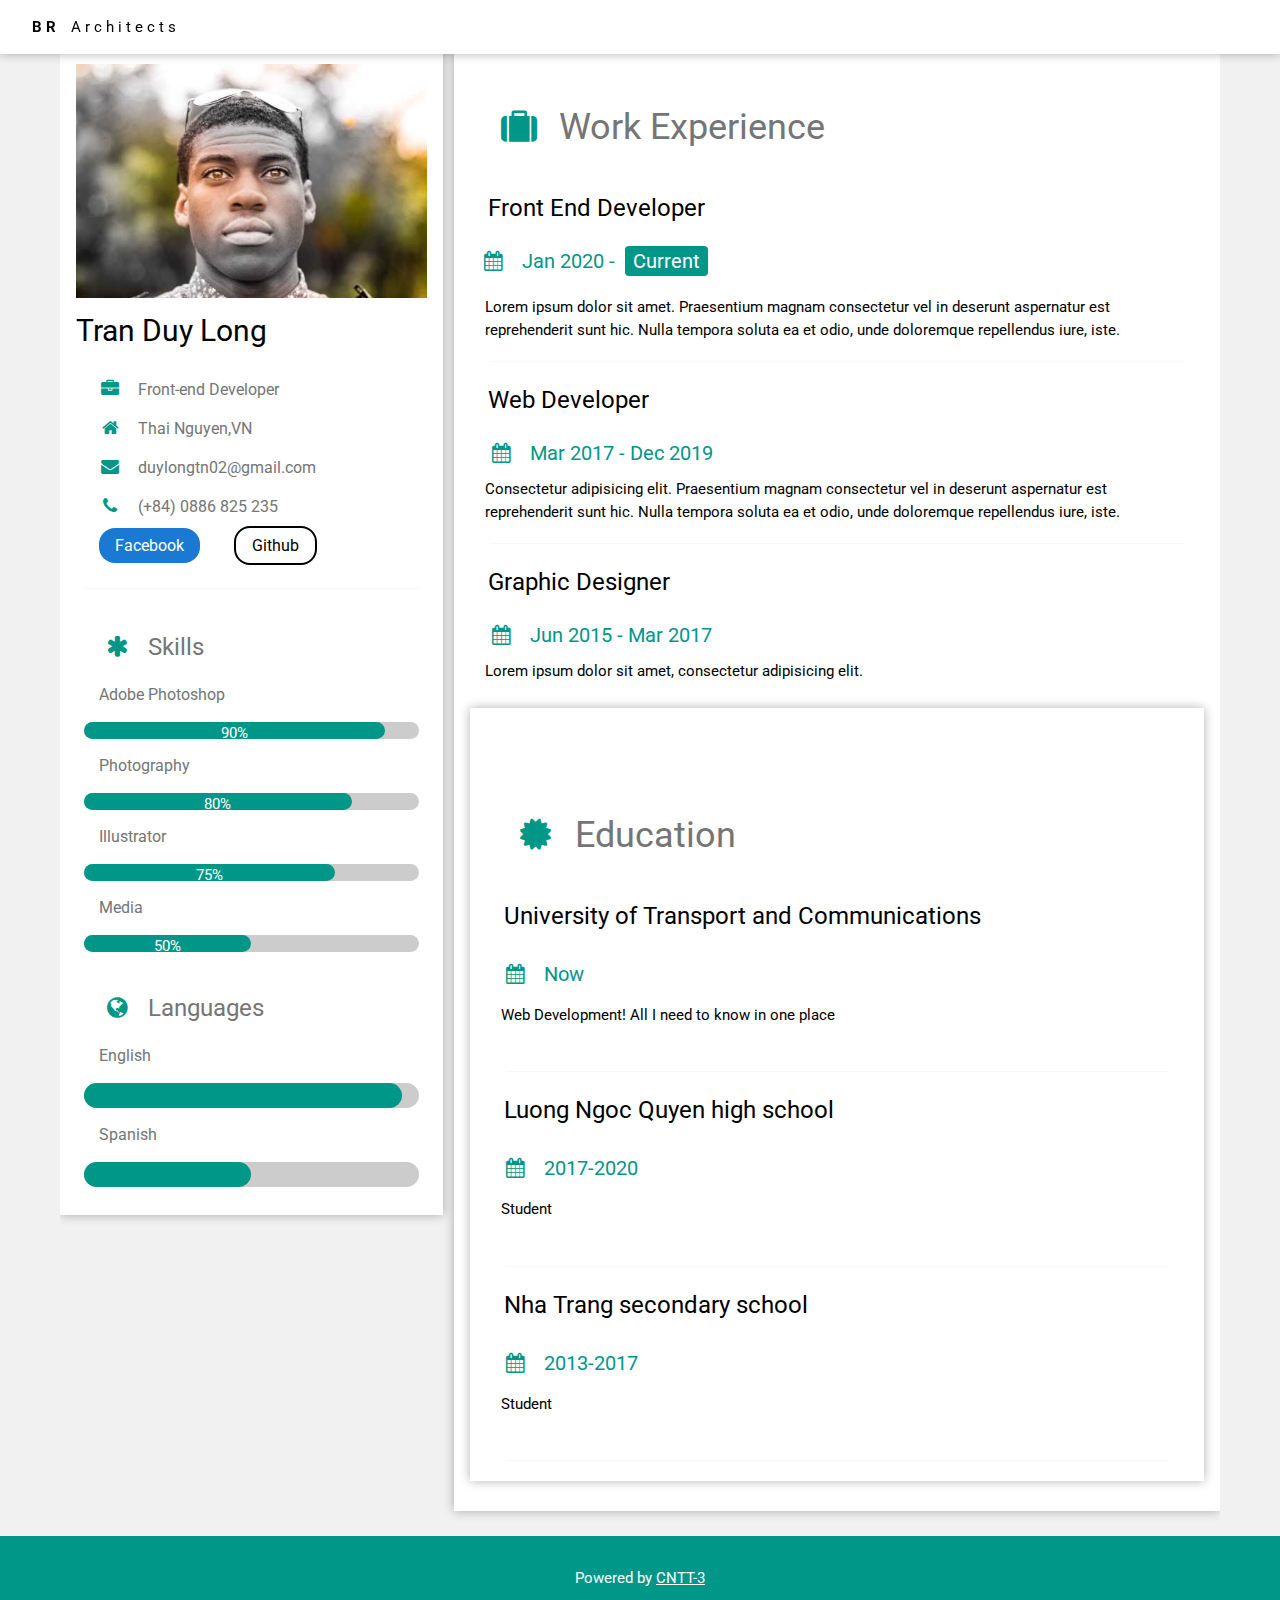
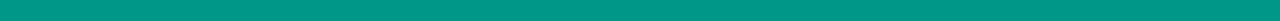
<file: subHtml/Profile_Long.html>
<!DOCTYPE html>
<html lang="en">
<head>
    <meta charset="UTF-8">
    <meta http-equiv="X-UA-Compatible" content="IE=edge">
    <meta name="viewport" content="width=device-width, initial-scale=1.0">
    <link rel="shortcut icon" href="../Img/ic/icons8-l-64.png" type="image/x-icon">
    <link rel="stylesheet" href="https://www.w3schools.com/w3css/4/w3.css">
    <link rel='stylesheet' href='https://fonts.googleapis.com/css?family=Roboto'>
    <link rel="stylesheet" href="https://cdnjs.cloudflare.com/ajax/libs/font-awesome/4.7.0/css/font-awesome.min.css">
    <link rel="stylesheet" href="./Css/responsive.css">
    <link rel="stylesheet" href="./Css/main.css">
    <title>Profile</title>
</head>
<body>
    <div id="main">
        <div id="header">
             <div class="subhea">
                <a href="../index.html"><b>B R&emsp;</b>A r c h i t e c t s</a>
             </div>
        </div>

        <div id="bodya">
            <div id="subody">
                <div id="item">
                    <div class="img"><img src="../Img/team/team4.jpg" alt=""></div>
                    <div class="name">
                        <h2>Tran Duy Long</h2s>
                    </div>
                </div>
                <div class="cv">
                    <h4><i class="fa fa-briefcase fa-fw w3-margin-right w3-large w3-text-teal"></i>Front-end Developer</h4>
                    <h4><i class="fa fa-home fa-fw w3-margin-right w3-large w3-text-teal"></i>Thai Nguyen,VN</h4>
                    <h4><i class="fa fa-envelope fa-fw w3-margin-right w3-large w3-text-teal"></i>duylongtn02@gmail.com</h4>
                    <h4><i class="fa fa-phone fa-fw w3-margin-right w3-large w3-text-teal"></i>(+84) 0886 825 235</h4>
                    <div class="mxh">
                        <h4 class="facebook"><a href="https://www.facebook.com/">Facebook</a></h4>
                    <h4 class="github"><a href="#">Github</a></h4>
                    </div>
                    <hr>
                    <h3><i class="fa fa-asterisk fa-fw w3-margin-right w3-text-teal"></i>Skills</h3>
                    <h4>Adobe Photoshop</h4>
                    <div class="ruler">
                       <div class="AdobePhotoshop">
                            <p>90%</p>
                       </div>
                    </div>
                    <h4>Photography</h4>
                    <div class="ruler">
                       <div class="Photography">
                           <p>80%</p>
                       </div>
                    </div>
                    <h4>Illustrator</h4>
                    <div class="ruler">
                       <div class="Illustrator">
                           <p>75%</p>
                       </div>
                    </div>
                    <h4>Media</h4>
                    <div class="ruler">
                       <div class="Media">
                           <p>50%</p>
                       </div>
                    </div>
                    <h3><i class="fa fa-globe fa-fw w3-margin-right w3-text-teal"></i>Languages</h3>
                    <h4>English</h4>
                    <div class="ruler1">
                       <div class="English">
                       </div>
                    </div>
                    <h4>Spanish</h4>
                    <div class="ruler1">
                       <div class="Spanish">
                       </div>
                    </div>
                </div>
            </div>
            <div id="work">
                <div class="work1">
                    <div class="heasub">
                        <h1><i class="fa fa-suitcase fa-fw w3-margin-right w3-xxlarge w3-text-teal"></i>Work Experience</h1>
                    </div>
                    <h3>Front End Developer</h3>
                    <div class="font">
                        <h4><i class="fa1 fa fa-calendar fa-fw w3-margin-right"></i>Jan 2020 -&ensp;<h4 class="word"> Current</h4></h4>
                    </div> 
                    <p>Lorem ipsum dolor sit amet. Praesentium magnam consectetur vel in deserunt aspernatur est reprehenderit sunt hic. Nulla tempora soluta ea et odio, unde doloremque repellendus iure, iste.</p>
                    <hr>
                    <h3>Web Developer</h3>
                    <h4><i class="fa1 fa fa-calendar fa-fw w3-margin-right"></i>Mar 2017 - Dec 2019</h4>
                    <p>Consectetur adipisicing elit. Praesentium magnam consectetur vel in deserunt aspernatur est reprehenderit sunt hic. Nulla tempora soluta ea et odio, unde doloremque repellendus iure, iste.</p>
                    <hr>
                    <h3>Graphic Designer</h3>
                    <h4><i class="fa1 fa fa-calendar fa-fw w3-margin-right"></i>Jun 2015 - Mar 2017</h4>
                    <p class="endfont">Lorem ipsum dolor sit amet, consectetur adipisicing elit.</p>
                </div>
                <div id="education">
                    <div class="heasub">
                        <h1><i class="fa1 fa fa-certificate fa-fw w3-margin-right w3-xxlarge w3-text-teal"></i>Education</h1>
                    </div>
                    <h3>University of Transport and Communications</h3>
                    <h4><i class="fa1 fa fa-calendar fa-fw w3-margin-right"></i>Now</h4>
                    <p class="endfont">Web Development! All I need to know in one place</p>
                    <hr>
                    <h3>Luong Ngoc Quyen high school</h3>
                    <h4><i class="fa1 fa fa-calendar fa-fw w3-margin-right"></i>2017-2020</h4>
                    <p class="endfont">Student</p>
                    <hr>
                    <h3>Nha Trang secondary school</h3>
                    <h4><i class="fa1 fa fa-calendar fa-fw w3-margin-right"></i>2013-2017</h4>
                    <p class="endfont">Student</p>
                    <hr>
                </div>
            </div>
        </div>
        <div id="end">
            <p>Powered by <a href="#">CNTT-3</a></p>
        </div>
        


    </div>
</body>
</html>
</file>
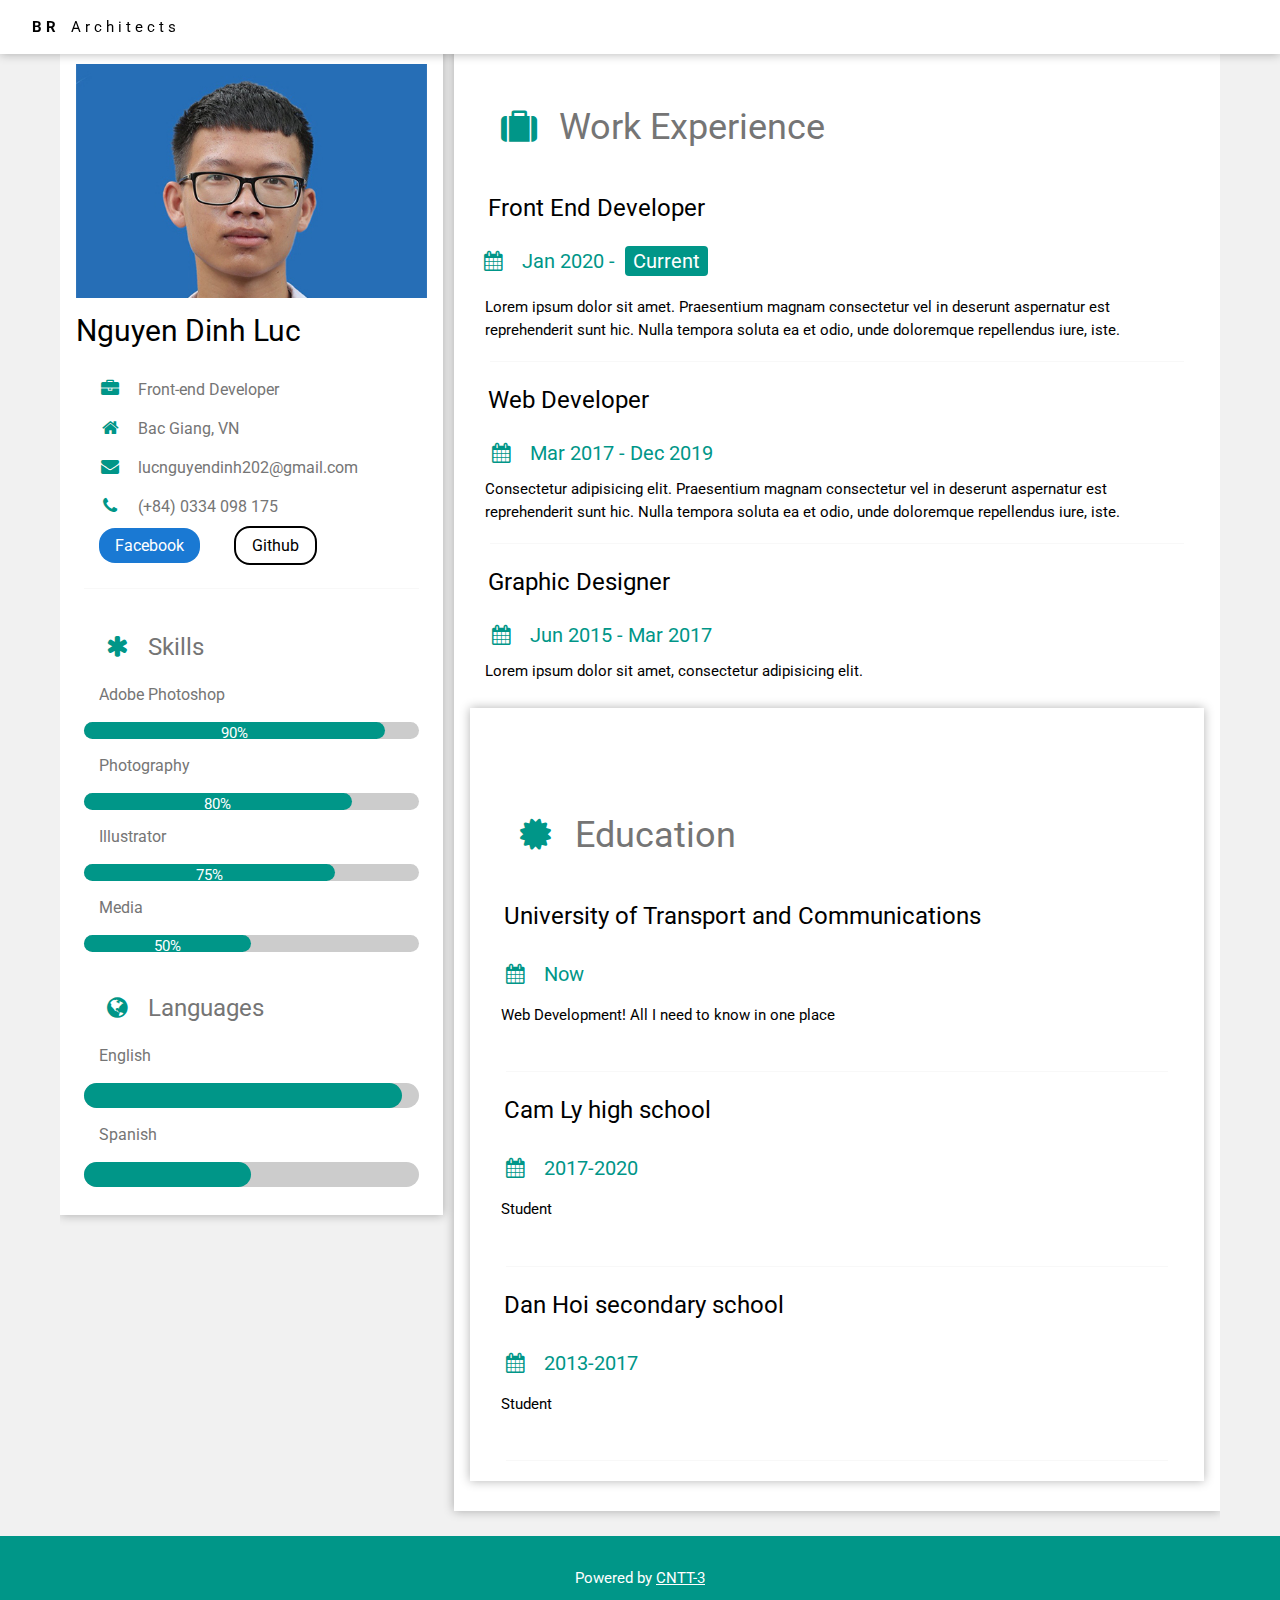
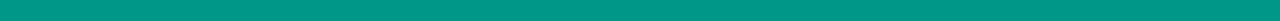
<file: subHtml/Profile_Luc.html>
<!DOCTYPE html>
<html lang="en">
<head>
    <meta charset="UTF-8">
    <meta http-equiv="X-UA-Compatible" content="IE=edge">
    <meta name="viewport" content="width=device-width, initial-scale=1.0">
    <link rel="shortcut icon" href="../Img/ic/icons8-l-64.png" type="image/x-icon">
    <link rel="stylesheet" href="https://www.w3schools.com/w3css/4/w3.css">
    <link rel='stylesheet' href='https://fonts.googleapis.com/css?family=Roboto'>
    <link rel="stylesheet" href="https://cdnjs.cloudflare.com/ajax/libs/font-awesome/4.7.0/css/font-awesome.min.css">
    <link rel="stylesheet" href="./Css/responsive.css">
    <link rel="stylesheet" href="./Css/main.css">
    <title>Profile</title>
</head>
<body>
    <div id="main">
        <div id="header">
             <div class="subhea">
                <a href="../index.html"><b>B R&emsp;</b>A r c h i t e c t s</a>
             </div>
        </div>

        <div id="bodya">
            <div id="subody">
                <div id="item">
                    <div class="img"><img src="../Img/team/team1.jpg" alt=""></div>
                    <div class="name">
                        <h2>Nguyen Dinh Luc</h2s>
                    </div>
                </div>
                <div class="cv">
                    <h4><i class="fa fa-briefcase fa-fw w3-margin-right w3-large w3-text-teal"></i>Front-end Developer</h4>
                    <h4><i class="fa fa-home fa-fw w3-margin-right w3-large w3-text-teal"></i>Bac Giang, VN</h4>
                    <h4><i class="fa fa-envelope fa-fw w3-margin-right w3-large w3-text-teal"></i>lucnguyendinh202@gmail.com</h4>
                    <h4><i class="fa fa-phone fa-fw w3-margin-right w3-large w3-text-teal"></i>(+84) 0334 098 175</h4>
                    <div class="mxh">
                        <h4 class="facebook"><a href="https://www.facebook.com/NguyenDinhLuc.200520/">Facebook</a></h4>
                    <h4 class="github"><a href="https://github.com/lucnguyendinh">Github</a></h4>
                    </div>
                    <hr>
                    <h3><i class="fa fa-asterisk fa-fw w3-margin-right w3-text-teal"></i>Skills</h3>
                    <h4>Adobe Photoshop</h4>
                    <div class="ruler">
                       <div class="AdobePhotoshop">
                            <p>90%</p>
                       </div>
                    </div>
                    <h4>Photography</h4>
                    <div class="ruler">
                       <div class="Photography">
                           <p>80%</p>
                       </div>
                    </div>
                    <h4>Illustrator</h4>
                    <div class="ruler">
                       <div class="Illustrator">
                           <p>75%</p>
                       </div>
                    </div>
                    <h4>Media</h4>
                    <div class="ruler">
                       <div class="Media">
                           <p>50%</p>
                       </div>
                    </div>
                    <h3><i class="fa fa-globe fa-fw w3-margin-right w3-text-teal"></i>Languages</h3>
                    <h4>English</h4>
                    <div class="ruler1">
                       <div class="English">
                       </div>
                    </div>
                    <h4>Spanish</h4>
                    <div class="ruler1">
                       <div class="Spanish">
                       </div>
                    </div>
                </div>
            </div>
            <div id="work">
                <div class="work1">
                    <div class="heasub">
                        <h1><i class="fa fa-suitcase fa-fw w3-margin-right w3-xxlarge w3-text-teal"></i>Work Experience</h1>
                    </div>
                    <h3>Front End Developer</h3>
                    <div class="font">
                        <h4><i class="fa1 fa fa-calendar fa-fw w3-margin-right"></i>Jan 2020 -&ensp;<h4 class="word"> Current</h4></h4>
                    </div> 
                    <p>Lorem ipsum dolor sit amet. Praesentium magnam consectetur vel in deserunt aspernatur est reprehenderit sunt hic. Nulla tempora soluta ea et odio, unde doloremque repellendus iure, iste.</p>
                    <hr>
                    <h3>Web Developer</h3>
                    <h4><i class="fa1 fa fa-calendar fa-fw w3-margin-right"></i>Mar 2017 - Dec 2019</h4>
                    <p>Consectetur adipisicing elit. Praesentium magnam consectetur vel in deserunt aspernatur est reprehenderit sunt hic. Nulla tempora soluta ea et odio, unde doloremque repellendus iure, iste.</p>
                    <hr>
                    <h3>Graphic Designer</h3>
                    <h4><i class="fa1 fa fa-calendar fa-fw w3-margin-right"></i>Jun 2015 - Mar 2017</h4>
                    <p class="endfont">Lorem ipsum dolor sit amet, consectetur adipisicing elit.</p>
                </div>
                <div id="education">
                    <div class="heasub">
                        <h1><i class="fa1 fa fa-certificate fa-fw w3-margin-right w3-xxlarge w3-text-teal"></i>Education</h1>
                    </div>
                    <h3>University of Transport and Communications</h3>
                    <h4><i class="fa1 fa fa-calendar fa-fw w3-margin-right"></i>Now</h4>
                    <p class="endfont">Web Development! All I need to know in one place</p>
                    <hr>
                    <h3>Cam Ly high school</h3>
                    <h4><i class="fa1 fa fa-calendar fa-fw w3-margin-right"></i>2017-2020</h4>
                    <p class="endfont">Student</p>
                    <hr>
                    <h3>Dan Hoi secondary school</h3>
                    <h4><i class="fa1 fa fa-calendar fa-fw w3-margin-right"></i>2013-2017</h4>
                    <p class="endfont">Student</p>
                    <hr>
                </div>
            </div>
        </div>
        <div id="end">
            <p>Powered by <a href="#">CNTT-3</a></p>
        </div>
        


    </div>
</body>
</html>
</file>
<file: Css/dark-light.css>
.light.dark {
    background-color: rgb(39, 37, 37);
    color: #fff;
}

.switch1 {
    height: 40px;
    width: 40px;
    border-radius: 50%;
    background-color: #615b5b;
    position: fixed;
    right: 3%;
    top: 13%;
    z-index: 5;
    cursor: pointer;
    animation: modalFaneIn ease 1s;
}

.switch1:hover {
    background-color: #2e2a2a;
    opacity: 0.8;
}

.switch1.off {
    display: none;
}

.switch2.on {
    height: 40px;
    width: 40px;
    border-radius: 50%;
    background-color: yellow;
    position: fixed;
    right: 3%;
    top: 13%;
    z-index: 5;
    cursor: pointer;
    animation: modalFaneIn ease 1s;
}

.switch2:hover {
    background-color: rgb(240, 240, 15);
    opacity: 0.8;
}
</file>
<file: Css/comments.css>
#comments {
    background-color: #f7f7f7;
    border-radius: 16px;
    padding: 8px;
    margin-left: 24px;
}

#list-courses li {
    list-style-type: none;
    padding: 16px;
}

#list-courses li h2 {
    font-size: 0.75rem;
    font-weight: 600;
    cursor: pointer;
}

#list-courses li h2 img {
    width: 30px;
    border-radius:50%;
}

#list-courses li h3 {
    font-size: .875rem;
    font-weight: 400;
    line-height: 1.3333;
}

#list-courses li button {
    cursor: pointer;
    font-weight: bold;
    font-size: .75rem;
}

#send .input input {
    width: 100%;
    padding: 4px;
    margin-top: 4px;
    border-radius: 8px;
}

#create {
    margin-top: 4px;
    border-radius: 8px;
}

.chat {
    color: #000;
}

#list-courses li {
    color: #000;
}
</file>
<file: Css/responsive.css>
/* 
Pc: >= 1024px
Tablet: >= 740px & < 1024px
Mobile: < 740px
*/
@media (min-width: 740px) and (max-width: 1023px) { /*ipad*/
    #project {
        padding: 0 10px!important;
    }
    
    .team-item h2 {
        font-size: 25px;
    }

    .team-item h3 {
        font-size: 35px;
    }

    .team-item p {
        font-size: 20px; 
    }

    #about .leader .team-item {
        width: 50%;
    }

    #about .leader .team-item {
        width: 50%!important;
    }

    #about .subder .team-item {
        width: 33%!important;
    }

    .subhouse {
        overflow: hidden;
    }

    .subhouse .house {
        width: 50%;
    }

    #map .maps {
        padding: 0 0px!important;
    }
}

@media (min-width: 435px) and (max-width: 739px) { /*Mobible màn vừa->lớn*/
    #project {
        padding: 0 5px!important;
    }
    
    #slider {
        padding-top: 58px!important;
    }

    #slider h1 {
        font-size: 20px;
    }

    #header .subhea .subhome {
        display: none;
    }

    .team-item h2 {
        font-size: 25px;
    }

    .team-item h3 {
        font-size: 35px;
    }

    .team-item p {
        font-size: 20px; 
    }

    #about .team1 .team-item {
        width: 100%;
    }

    #about .team-item {
        width: 100%;
    }

    .subhouse {
        overflow: hidden;
    }

    .subhouse .house {
        width: 100%;
    }

    #map .maps {
        padding: 0 0px;
    }

    #map {
        padding: 2px 0px;
    }

    #end {
        padding: 1px 0px;
    }
}

@media (max-width: 434px) { /*Mobile màn bé*/
    #slider {
        padding-top: 58px!important;
    }

    #slider h1 {
        font-size: 10px;
    }

    #header .subhea .subhome {
        display: none;
    }

    .team-item h2 {
        font-size: 25px;
    }

    .team-item h3 {
        font-size: 35px;
    }

    .team-item p {
        font-size: 20px; 
    }

    #about .team1 .team-item {
        width: 100%;
    }

    #about .team-item {
        width: 100%;
    }

    .subhouse {
        overflow: hidden;
    }

    .subhouse .house {
        width: 100%;
    }

    #map .maps {
        padding: 0 0px;
    }

    #map {
        padding: 2px 0px;
    }

    #end {
        padding: 1px 0px;
    }

    .information > h4 {
        font-size: 10px;
    }

    .name-item h2 {
        font-size: 15px;
    }

    .mxh h4 {
        font-size: 10px;
    }

    .mxh .see-more {
        font-size: 10px;
    }

    #map .maps {
        padding: 0px 0px!important;
    }

    #project {
        padding: 0 5px!important;
    }

    #about {
        padding: 32px 5px!important;
    }

}
</file>
<file: Css/main.css>
* {
    padding: 0;
    margin: 0;
    box-sizing: border-box;
}
html, body {
    font-family: Verdana,sans-serif;
    font-size: 15px;
    line-height: 1.5;
}

h1, h2, h3, h4, h5, h6 {
    font-family: "Segoe UI",Arial,sans-serif;
    font-weight: 400;
    margin: 10px 0;
}

#main {
    overflow: hidden;
}

#header {
    height: 55px;
    background-color: #fff!important;
    box-shadow: 0 0 10px rgba(0, 0, 0, 0.3);
    position: fixed;
    top: 0;
    left: 0;
    right: 0;
    z-index: 1;
}
#header .subhea {
    padding: 8px 16px;
    position: relative;
}

a {
    text-decoration: none;
}

#header .subhea .home a {
    display: inline-block;
    position: absolute;
    padding: 8px 16px;
}

#header .subhea .home:hover a {
    color: #000!important;
    background-color: #ccc!important;
}

#header .subhea .subhome {
    float: right;
    padding: 0 16px;
}

#header .subhea .subhome li {
    display: inline-block;
}

#header .subhea .subhome a {
    display: block;
    padding: 8px 16px;
}

#header .subhea .subhome a:hover {
    color: #000!important;
    background-color: #ccc!important;
}

#header a {
    color: #000;
}

#slider {
    padding: 0px 8px ;
}

#slider .img {
    position: relative;
}

#slider .img img {
    width: 100%;
    height: 100%s;
}

#slider .img .keyw .subkey {
    position: absolute;
    top: 50%;
    left: 50%;
    transform: translate(-50%,-50%);
    
}

#slider .img .br {
    padding: 8px 16px;
    color: #fff!important;
    background-color: #000!important;
    opacity: 0.75;
}

#slider .img .arc {
    color: #f1f1f1!important;
}

#project {
    padding: 0 32px;
    overflow: hidden;
}

#project .prohea {
    padding: 32px 0;
}

#project .prohea .subpro {
    padding: 16px 0;
    font-size: 24px;
}

hr {
    opacity: 0.3;
}

.subsp {
    display: block;
    overflow: hidden;
}

.house {
    width: 25%;
    padding: 16px 0;
    float: left;
    position: relative;
}

.house img {
    width: 100%;
    padding: 8px 8px;
}

.house p {
    color: #000;
    padding: 0 8px;
}

.hover {
    opacity: 1;
    cursor: pointer;
}

.hover:hover {
    opacity: 0.8;
}

#about {
    padding: 32px 16px;
    display: block;
    overflow: hidden;
}

#about .heaabout p {
    padding: 16px 0;
    font-size: 24px;
}

.heaabout {
    padding: 32px 16px;
}

#about .team-item {
    float: left;
    width: 20%;
    padding: 0 8px;
    margin-bottom: 16px;
    padding-bottom: 56px;
}

#about .team-item img {
    width: 100%;
}

.team-item h2 {
    font-size: 21px;
}

.team-item h3 {
    opacity: 0.5;
}

#about .team-item button {
    padding: 8px 16px;
    text-align: center;
    background-color: #f1f1f1;
    display: block;
    color: black;
}

#about .team-item:hover {
    color: #000;
    background-color: #ccc; 
}

#about .team-item button:hover {
    color: #000;
    background-color: rgb(155, 151, 151);
}

.team .team-item button {
    width: 100%;
    cursor: pointer;
}

#contact {
    padding: 8px 16px;
    display: block;
}

#contact .heacon p {
    font-size: 24px;
}

#contact .lienhe .form {
    padding: 8px 8px;
    border: 1px 1px;
}

input.one {
    border: 1px solid #000;
}

.lienhe .submit input {
    cursor: pointer;
}

.one {
    width: 100%;
    padding: 8px;
    font: inherit;
}

#contact .submit {
    padding: 10px;
    margin: 16px 0;
}

#contact .submit input {
    color: #fff;
    background-color: #000;
    padding: 10px;
    border: 1px solid #ccc;
    font: inherit;
}

#contact .submit input:hover {
    background-color: #ccc;
    color: #000;
    font: inherit;
}

#map {
    padding: 8px 16px;
}

#map .maps {
    padding: 0 16px;
}

#map .maps img {
    width: 100%;
}

#end {
    padding: 16px 0px;
    background-color: #000;
}

#end p {
    margin: 15px;
    text-align: center;
    color: #fff;
}

#end a {
    text-decoration: underline;
    color: #fff;
}

.facebook a {
    background-color: rgb(26, 121, 211);
    color: #fff;
    padding: 8px 16px;
    border-radius: 16px;
}

.information a {
    text-decoration: none;
}

.github a {
    padding: 8px 16px;
    border: 2px solid #000;
    background-color: #fff;
    color: #000;
    border-radius: 16px;
}

.mxh {
    margin-bottom: 30px;
    position: relative;
}

.mxh h4{
    display: inline;
}

.mxh .facebook:hover a {
    background-color: #fff;
    color: rgb(26, 121, 211);
    border-radius: 16px;
    border: 2px solid rgb(26, 121, 211);
}

.mxh .github:hover a {
    background-color: hsl(231, 70%, 11%);
    color: #fff;
    border-radius: 16px;
}

.modal-img {
    position: fixed;
    top: 0;
    bottom: 0;
    right: 0;
    left: 0;
    z-index: 2;
    background-color: rgba(0, 0, 0, 0.7);
    display: none;
    align-items: center;
    justify-content: center;
}

.modal-img .picture {
    background-color: #fff;
    width: 900px;
    max-width: calc(100% - 32px);
    animation: modalFaneIn ease 0.5s;
}

.modal-img .picture img {
    width: 100%;
}
.modal-img.open {
    display: flex;
}

.modal-img2 {
    position: fixed;
    top: 0;
    bottom: 0;
    right: 0;
    left: 0;
    z-index: 2;
    background-color: rgba(0, 0, 0, 0.7);
    display: none;
    align-items: center;
    justify-content: center;
}

.modal-img2 .picture {
    background-color: #fff;
    width: 900px;
    max-width: calc(100% - 32px);
    animation: modalFaneIn ease 0.5s;
}

.modal-img2 .picture img {
    width: 100%;
}
.modal-img2.open {
    display: flex;
}

.modal-img3 {
    position: fixed;
    top: 0;
    bottom: 0;
    right: 0;
    left: 0;
    z-index: 2;
    background-color: rgba(0, 0, 0, 0.7);
    display: none;
    align-items: center;
    justify-content: center;
}

.modal-img3 .picture {
    background-color: #fff;
    width: 900px;
    max-width: calc(100% - 32px);
    animation: modalFaneIn ease 0.5s;
}

.modal-img3 .picture img {
    width: 100%;
}
.modal-img3.open {
    display: flex;
}

.modal-img4 {
    position: fixed;
    top: 0;
    bottom: 0;
    right: 0;
    left: 0;
    z-index: 2;
    background-color: rgba(0, 0, 0, 0.7);
    display: none;
    align-items: center;
    justify-content: center;
}

.modal-img4 .picture {
    background-color: #fff;
    width: 900px;
    max-width: calc(100% - 32px);
    animation: modalFaneIn ease 0.5s;
}

.modal-img4 .picture img {
    width: 100%;
}
.modal-img4.open {
    display: flex;
}

.modal-img5 {
    position: fixed;
    top: 0;
    bottom: 0;
    right: 0;
    left: 0;
    z-index: 2;
    background-color: rgba(0, 0, 0, 0.7);
    display: none;
    align-items: center;
    justify-content: center;
}

.modal-img5 .picture {
    background-color: #fff;
    width: 900px;
    max-width: calc(100% - 32px);
    animation: modalFaneIn ease 0.5s;
}

.modal-img5 .picture img {
    width: 100%;
}
.modal-img5.open {
    display: flex;
}

.modal-img6 {
    position: fixed;
    top: 0;
    bottom: 0;
    right: 0;
    left: 0;
    z-index: 2;
    background-color: rgba(0, 0, 0, 0.7);
    display: none;
    align-items: center;
    justify-content: center;
}

.modal-img6 .picture {
    background-color: #fff;
    width: 900px;
    max-width: calc(100% - 32px);
    animation: modalFaneIn ease 0.5s;
}

.modal-img6 .picture img {
    width: 100%;
}
.modal-img6.open {
    display: flex;
}

.modal-img7 {
    position: fixed;
    top: 0;
    bottom: 0;
    right: 0;
    left: 0;
    z-index: 2;
    background-color: rgba(0, 0, 0, 0.7);
    display: none;
    align-items: center;
    justify-content: center;
}

.modal-img7 .picture {
    background-color: #fff;
    width: 900px;
    max-width: calc(100% - 32px);
    animation: modalFaneIn ease 0.5s;
}

.modal-img7 .picture img {
    width: 100%;
}
.modal-img7.open {
    display: flex;
}

.modal-img8 {
    position: fixed;
    top: 0;
    bottom: 0;
    right: 0;
    left: 0;
    z-index: 2;
    background-color: rgba(0, 0, 0, 0.7);
    display: none;
    align-items: center;
    justify-content: center;
}

.modal-img8 .picture {
    background-color: #fff;
    width: 900px;
    max-width: calc(100% - 32px);
    animation: modalFaneIn ease 0.5s;
}

.modal-img8 .picture img {
    width: 100%;
}
.modal-img8.open {
    display: flex;
}

.img-close {
    position: absolute;
    display: none;
}

.avt-item img {
    width: 100%;
}

.modal {
    z-index: 2;
    position: fixed;
    top: 0;
    bottom: 0;
    right: 0;
    left: 0;
    background-color: rgba(0, 0, 0, 0.7);
    display: none;
    align-items: center;
    justify-content: center;
    min-width: 100% - 32px;
}

.modal .cv-item {
    padding: 8px 16px;
    background-color: #fff;
    box-shadow: 0 0 10px rgba(0, 0, 0, 0.4);
    border-radius: 16px;
    max-width: calc(100% - 32px);
    animation: modalFaneIn ease 0.4s;
}

.modal .avt-item {
    position: relative;
}

.modal .name-item {
    position: absolute;
    bottom: 6px;
    color: #000;
    padding-left: 10px;
}

.modal.open {
    display: flex;
}

.modal-close {
    position: absolute;
    right: 0;
    display: none;
}

.modal-close:hover {
    background-color: red;
    color: #fff;
}

.see-more {
    position: absolute;
    right: 0;
    font-size: 20px;
}

.see-more:hover {
    opacity: 0.7;
}



.modal2 .cv-item {
    padding: 8px 16px;
    background-color: #fff;
    box-shadow: 0 0 10px rgba(0, 0, 0, 0.4);
    border-radius: 16px;
    max-width: calc(100% - 32px);
    animation: modalFaneIn ease 0.4s;
}

.modal2 .avt-item {
    position: relative;
}

.modal2 .name-item {
    position: absolute;
    bottom: 6px;
    color: #000;
    padding-left: 10px;
}

.modal2 {
    z-index: 2;
    position: fixed;
    top: 0;
    bottom: 0;
    right: 0;
    left: 0;
    background-color: rgba(0, 0, 0, 0.7);
    display: none;
    align-items: center;
    justify-content: center;
    min-width: 100% - 32px;
}

.modal2.open {
    display: flex;
}

.modal3 .cv-item {
    padding: 8px 16px;
    background-color: #fff;
    box-shadow: 0 0 10px rgba(0, 0, 0, 0.4);
    border-radius: 16px;
    max-width: calc(100% - 32px);
    animation: modalFaneIn ease 0.4s;
}

.modal3 .avt-item {
    position: relative;
}

.modal3 .name-item {
    position: absolute;
    bottom: 6px;
    color: #000;
    padding-left: 10px;
}

.modal3 {
    z-index: 2;
    position: fixed;
    top: 0;
    bottom: 0;
    right: 0;
    left: 0;
    background-color: rgba(0, 0, 0, 0.7);
    display: none;
    align-items: center;
    justify-content: center;
    min-width: 100% - 32px;
}

.modal3.open {
    display: flex;
}

.modal4 .cv-item {
    padding: 8px 16px;
    background-color: #fff;
    box-shadow: 0 0 10px rgba(0, 0, 0, 0.4);
    border-radius: 16px;
    max-width: calc(100% - 32px);
    animation: modalFaneIn ease 0.4s;
}

.modal4 .avt-item {
    position: relative;
}

.modal4 .name-item {
    position: absolute;
    bottom: 6px;
    color: #000;
    padding-left: 10px;
}

.modal4 {
    z-index: 2;
    position: fixed;
    top: 0;
    bottom: 0;
    right: 0;
    left: 0;
    background-color: rgba(0, 0, 0, 0.7);
    display: none;
    align-items: center;
    justify-content: center;
    min-width: 100% - 32px;
}

.modal4.open {
    display: flex;
}

.modal5 .cv-item {
    padding: 8px 16px;
    background-color: #fff;
    box-shadow: 0 0 10px rgba(0, 0, 0, 0.4);
    border-radius: 16px;
    max-width: calc(100% - 32px);
    animation: modalFaneIn ease 0.4s;
}

.modal5 .avt-item {
    position: relative;
}

.modal5 .name-item {
    position: absolute;
    bottom: 6px;
    color: #000;
    padding-left: 10px;
}

.modal5 {
    z-index: 2;
    position: fixed;
    top: 0;
    bottom: 0;
    right: 0;
    left: 0;
    background-color: rgba(0, 0, 0, 0.7);
    display: none;
    align-items: center;
    justify-content: center;
    min-width: 100% - 32px;
}

.modal5.open {
    display: flex;
}

@keyframes modalFaneIn {
    from {
        opacity: 0;
        transform: translateY(-200px);
    }

    to {
        opacity: 1;
        transform: translateY(0);
    }
}
</file>
<file: subHtml/Css/responsive.css>
/* 
Pc: >= 1024px
Tablet: >= 740px & < 1024px
Mobile: < 740px
*/
@media (min-width: 1025px) and (max-width: 1120px) {
    .mxh h4 {
        font-size: 14px!important;
    }
}

@media (min-width: 740px) and (max-width: 1024px) {
    #bodya {
        margin: 0px 15px!important;
    }

    #work {
        width: 58%!important;
    }

    #subody {
        width: 40%!important;
    }

    #subody .cv {
        padding: 0.150px 10px!important;
        padding-bottom: 28px!important;
    }

    .cv h4 {
        margin: 10px 0px!important;
    }

    h4 {
        font-size: 16px;
    }

    #work .heasub {
        margin: 0px!important;
        padding: 0px!important;
    }

    .fa1 {
        font-size: 20px!important;
    }
}

@media (min-width: 368px) and (max-width: 739px) {
    #bodya {
        margin: 0px 10px!important;
    }

    #subody {
        width: 100%!important;
    }

    #work {
        width: 100%!important;
    }
}

@media (max-width: 367px) {
    #bodya {
        margin: 0px 10px!important;
    }

    #subody {
        width: 100%!important;
    }

    #work {
        width: 100%!important;
    }

    h4 {
        font-size: 10px!important;
    }

    .cv h4 {
        margin: 6px 0px!important;
    }

    #subody .cv {
        padding: 0.150px 0px!important;
        padding-bottom: 28px!important;
    }

    .cv h3 {
        margin: 8px 0px!important;
        padding-top: 10px!important;
    }

    #work .heasub {
        color: #757575!important;
        margin: 0px!important;
        padding: 0px!important;
    }

    h1 {
        font-size: 15px;
    }

    #education {
        padding-top: 0px!important;
    }

    #work h3, #work > .work1 > h4 {
        padding: 0 0px!important;
        margin: 0px!important;
    }

    h3 {
        font-size: 19px!important;
    }

}
</file>
<file: subHtml/Css/main.css>
* {
    padding: 0;
    margin: 0;
    box-sizing: border-box;
}

html, body, h1, h2, h3, h4, h5, h6 {
    font-family: "Roboto", sans-serif;
}

#main {
    background-color: #f1f1f1!important;
}

#header {
    height: 54px;
    position: fixed;
    top: 0;
    left: 0;
    right: 0;
    box-shadow: 0 0 10px rgba(0, 0, 0, 0.3);
    background-color: #fff;
}

#header .subhea {
    padding: 8px 16px;
}

#header a {
    color: black;
    padding: 8px 16px;
    display: block;
    text-decoration: none;
    position: fixed;
    color: #000;
}

#header a:hover {
    background-color: #ccc;
}

#bodya {
    margin-top: 16px;
    margin: 0px 59.6px;
    padding-bottom: 25px;
    overflow: hidden;
}

#subody {
    padding: 0 8px;
    box-sizing: inherit;
    width: 33%;
    box-shadow: 0 0 10px rgba(0, 0, 0, 0.3);
    display: inline-block;
    color: #757575!important;
    background-color: #fff;
}

#item {
    padding: 0 8px;
    background-color: #fff;
}

#item .img {
    padding-top: 64px;

}

#item img {
 width: 100%;
}

#item .name {
    color: #000;
}

#subody .cv {
    padding: 0.150px 16px;
    padding-bottom: 28px;
}

#subody .cv .ruler {
    width: 100%;
    background-color: #ccc;
    height: 17px;
    border-radius: 16px;
}

#subody .cv .ruler > div {
    height: 100%;
    background-color: #009688!important;
    border-radius: 16px;
    text-align: center;
    color: #fff;
}

#subody .cv .ruler .AdobePhotoshop {
    width: 90%;
}

#subody .cv .ruler .Photography {
    width: 80%;
}

#subody .cv .ruler .Illustrator {
    width: 75%;
}

#subody .cv .ruler .Media {
    width: 50%;
}

#subody .cv .ruler1 {
    width: 100%;
    background-color: #ccc;
    height: 25px;
    border-radius: 16px;
}

#subody .cv .ruler1 > div {
    height: 100%;
    background-color: #009688!important;
    border-radius: 16px;
    text-align: center;
    color: #fff;
}

#subody .cv .ruler1 .English {
    width: 95%;
}

#subody .cv .ruler1 .Spanish {
    width: 50%;
}

.cv h4 {
    margin: 15px;
    font-size: 16px;
}

.cv h3 {
    margin: 18px;
    padding-top: 20px;
}

hr {
    opacity: 0.4;
}

#work {
    width: 66%;
    box-sizing: inherit;
    padding: 0.01em 16px;
    float: right;
    color: #000;
    padding-top: 64px;
    box-shadow: 0 0 10px rgba(0, 0, 0, 0.3);
    padding-bottom: 30px;
    background-color: #fff;
}

#work .heasub {
    color: #757575!important;
    margin: 10px;
    padding: 16px;
}
#work h4 {
display: inline-block;
}

#work h4 {
    color: #009688;
}

#work hr {
    margin: 20px;
    /* opacity: 1; */
}

#work h3,
#work > .work1 > h4 {
    padding: 0 8px;
    margin: 10px;
}

#work .word {
    background-color: #009688!important;
    color: #fff!important;
}

#work .font {
    margin: 10px;
    color: #009688;
}

#work .font .word {
    padding: 0 8px;
    border-radius: 4px;
}

#work p {
    padding: 0 15px;
}

#work .endfont {
    padding-bottom: 25px;
}

#education {
    width: 100%;
    box-sizing: inherit;
    padding: 0.01em 16px;
    float: right;
    color: #000;
    padding-top: 64px;
    box-shadow: 0 0 10px rgba(0, 0, 0, 0.3);
}

.cv a {
    padding: 8px 16px;
    text-decoration: none;
    color: #fff;
    background-color: rgb(26, 121, 211);
    border-radius: 16px;
}

.cv .github a {
    border: 2px solid #000;
    background-color: #fff;
    color: #000;
}

.mxh {
    margin-bottom: 30px;
}

.mxh h4{
    display: inline;
}

.mxh .facebook:hover a {
    background-color: #fff;
    color: rgb(26, 121, 211);
    border-radius: 16px;
    border: 2px solid rgb(26, 121, 211);
}

.mxh .github:hover a {
    background-color: hsl(231, 70%, 11%);
    color: #fff;
}

#education h4 {
    padding: 0 16px;
    margin: 15px 0;
}

#end {
    padding: 16px 0px;
    background-color: #009688!important;
}

#end p {
    margin: 15px;
    text-align: center;
    color: #fff;
}

#end a {
    text-decoration: underline;
    color: #fff;
}
</file>
